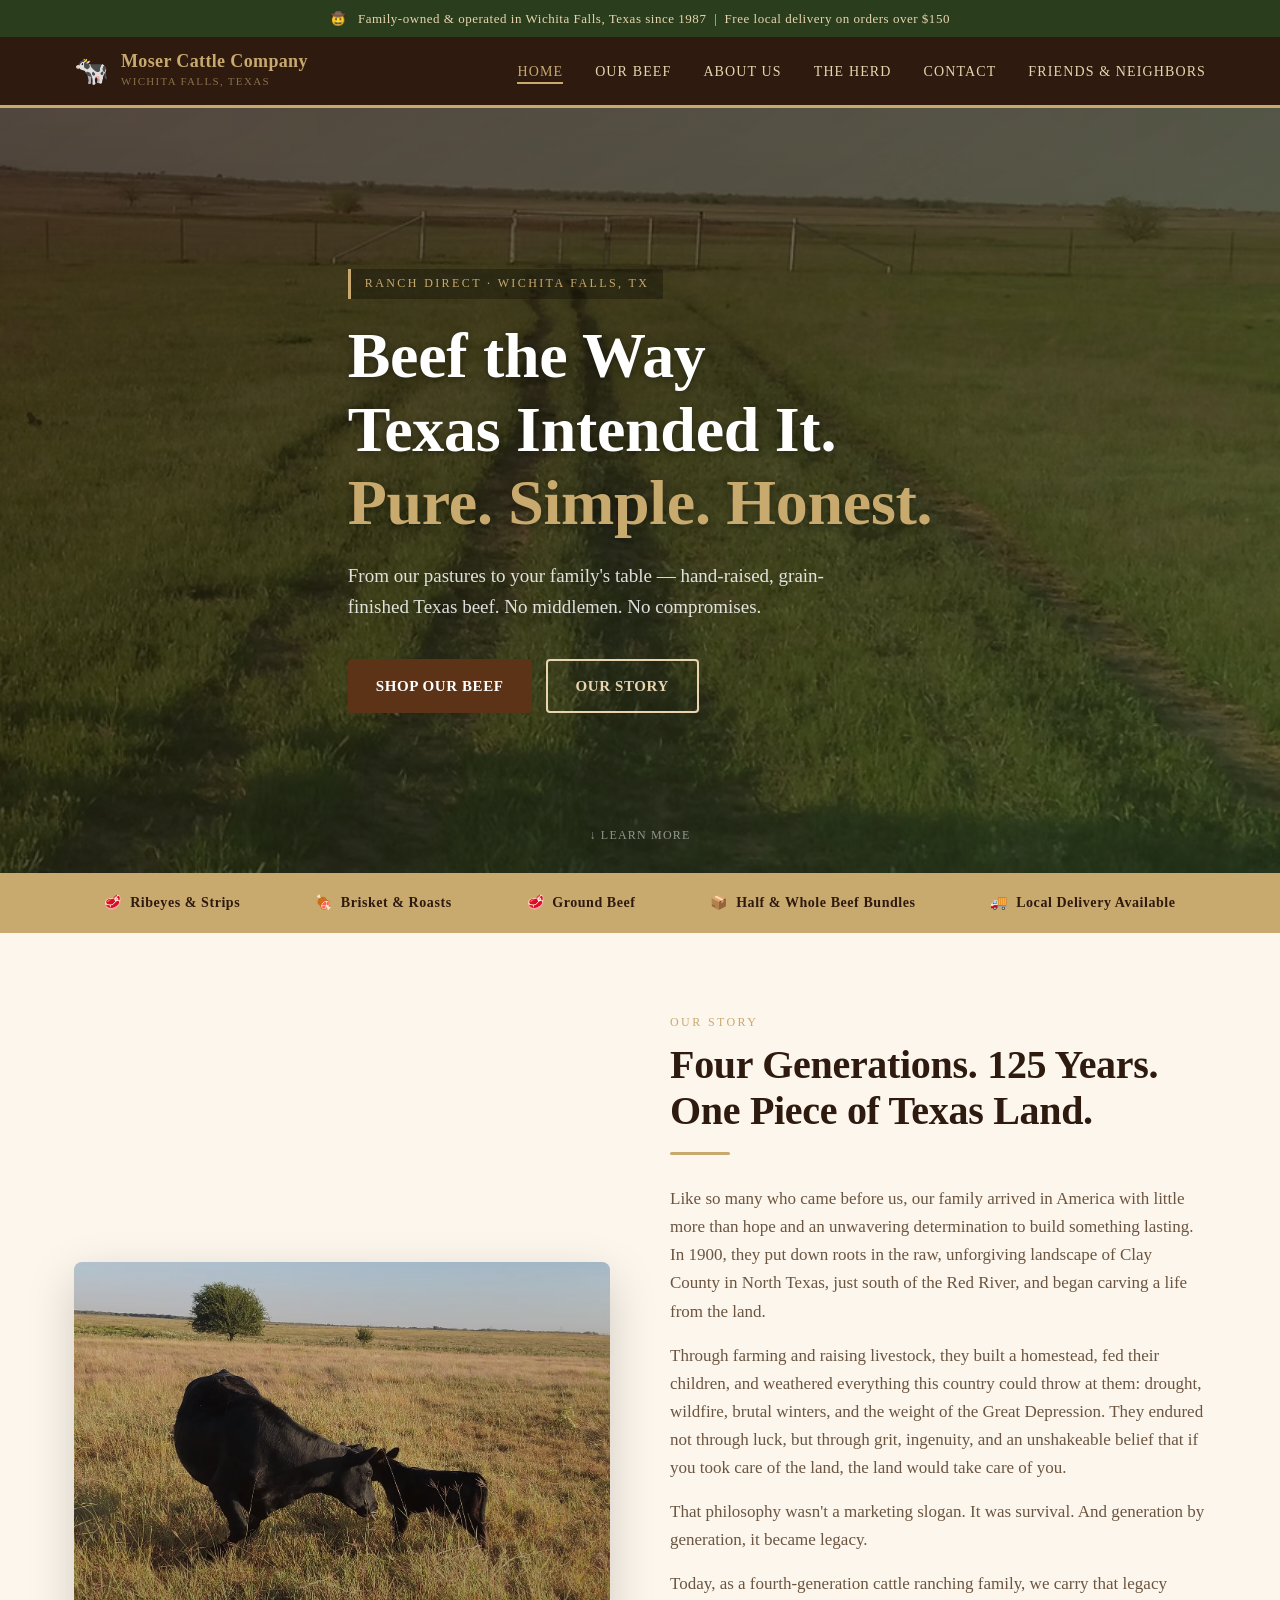
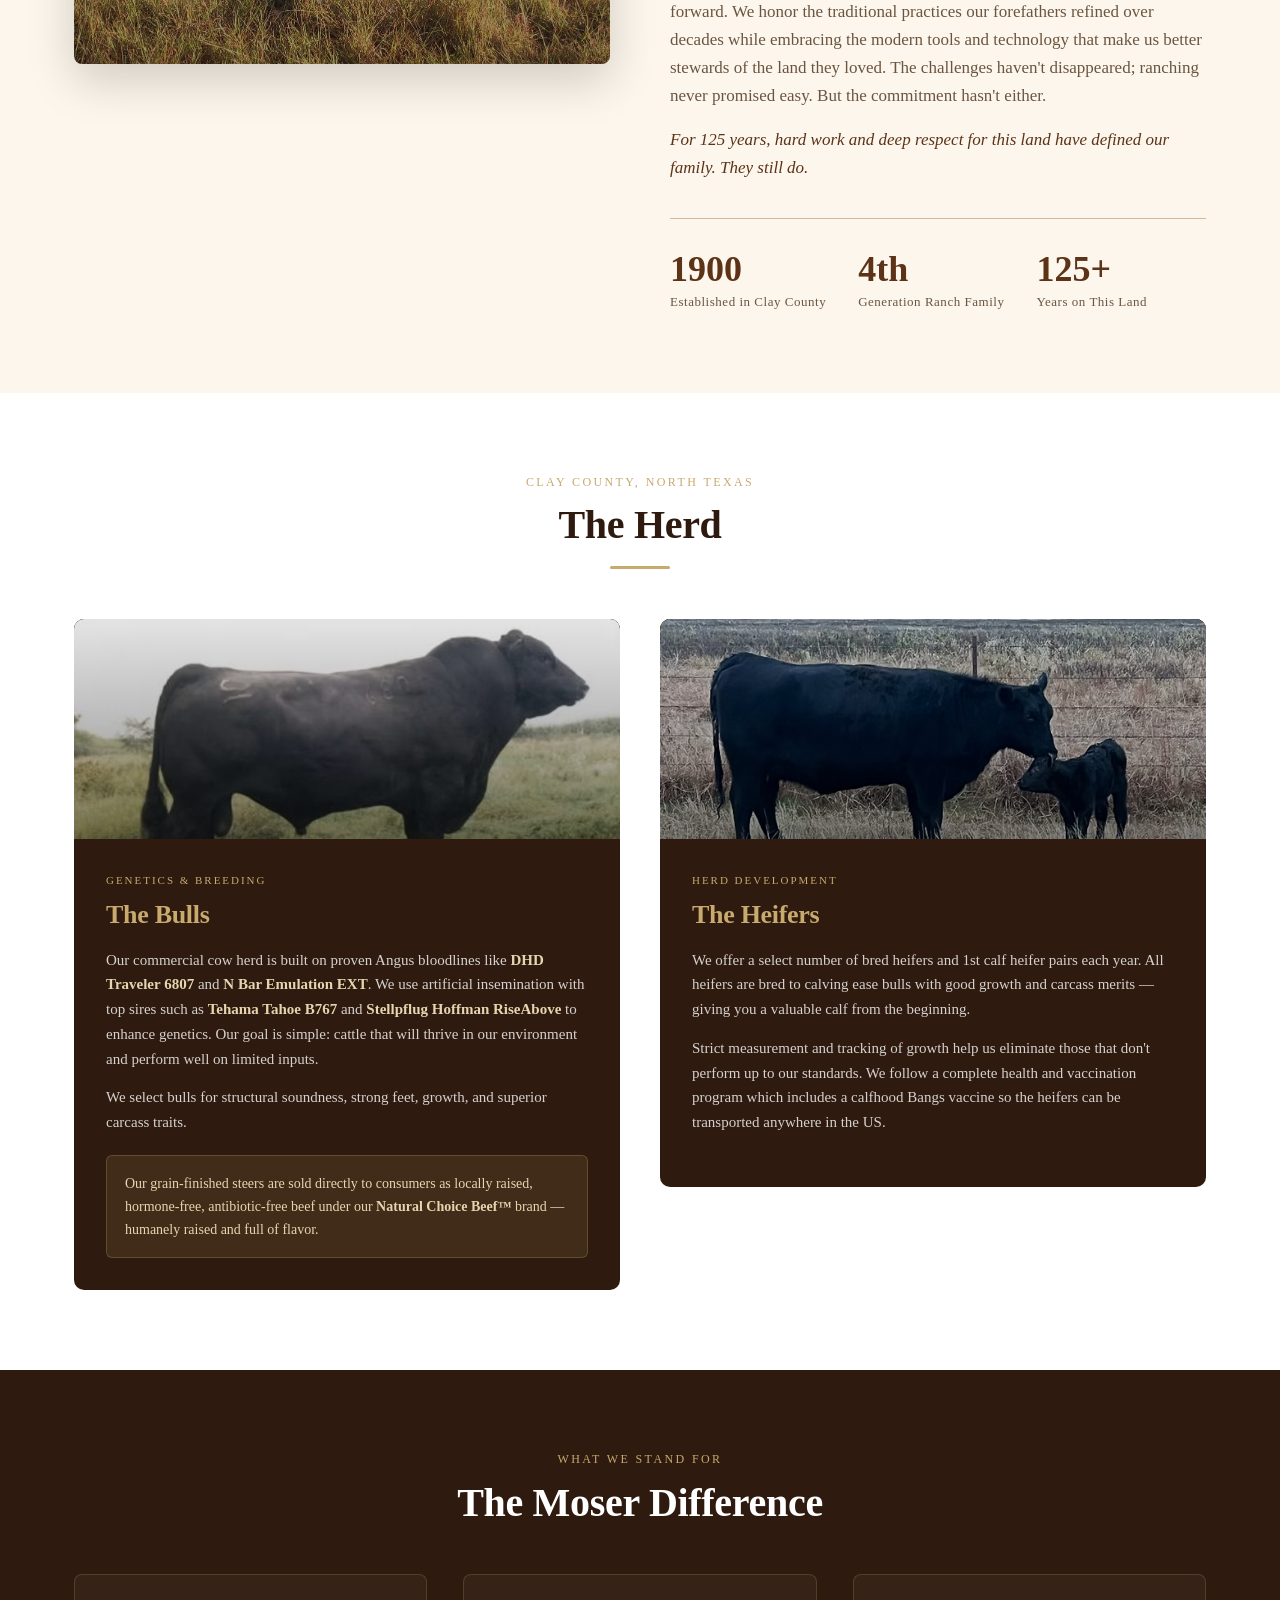
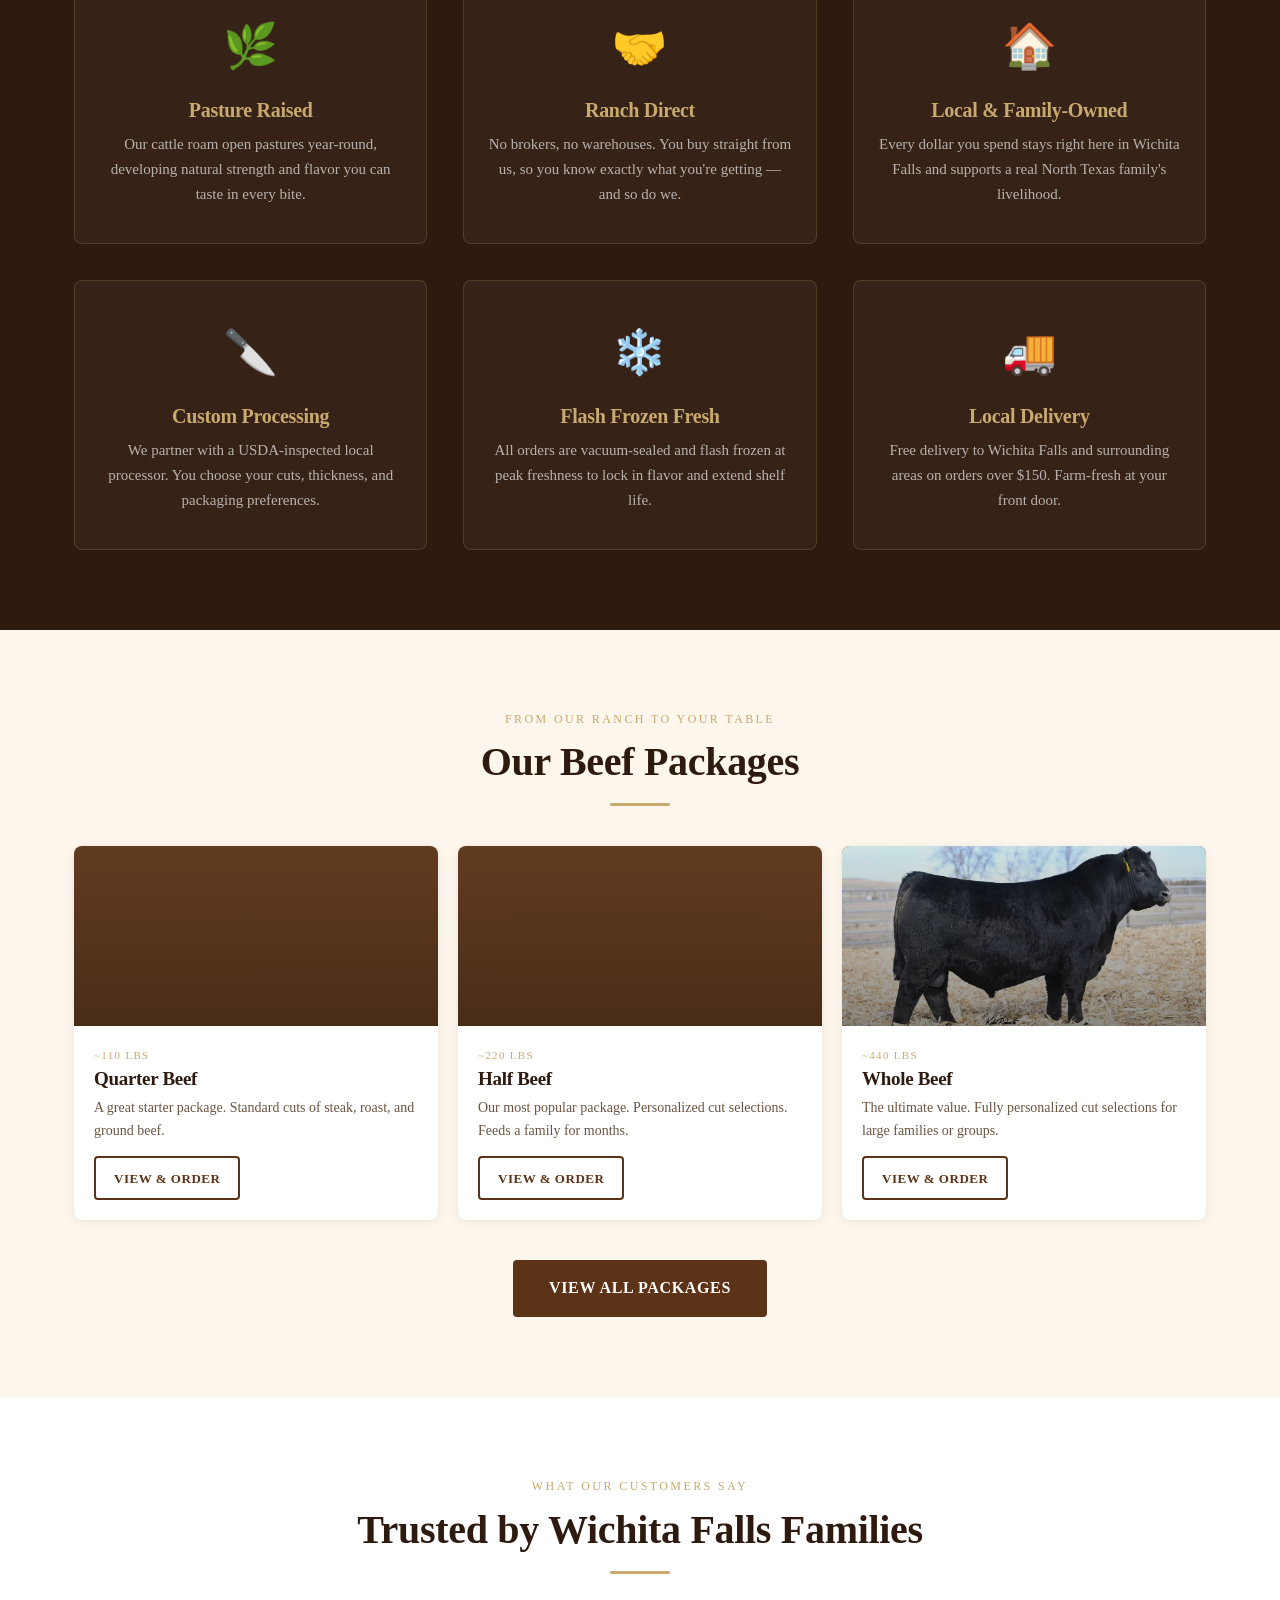
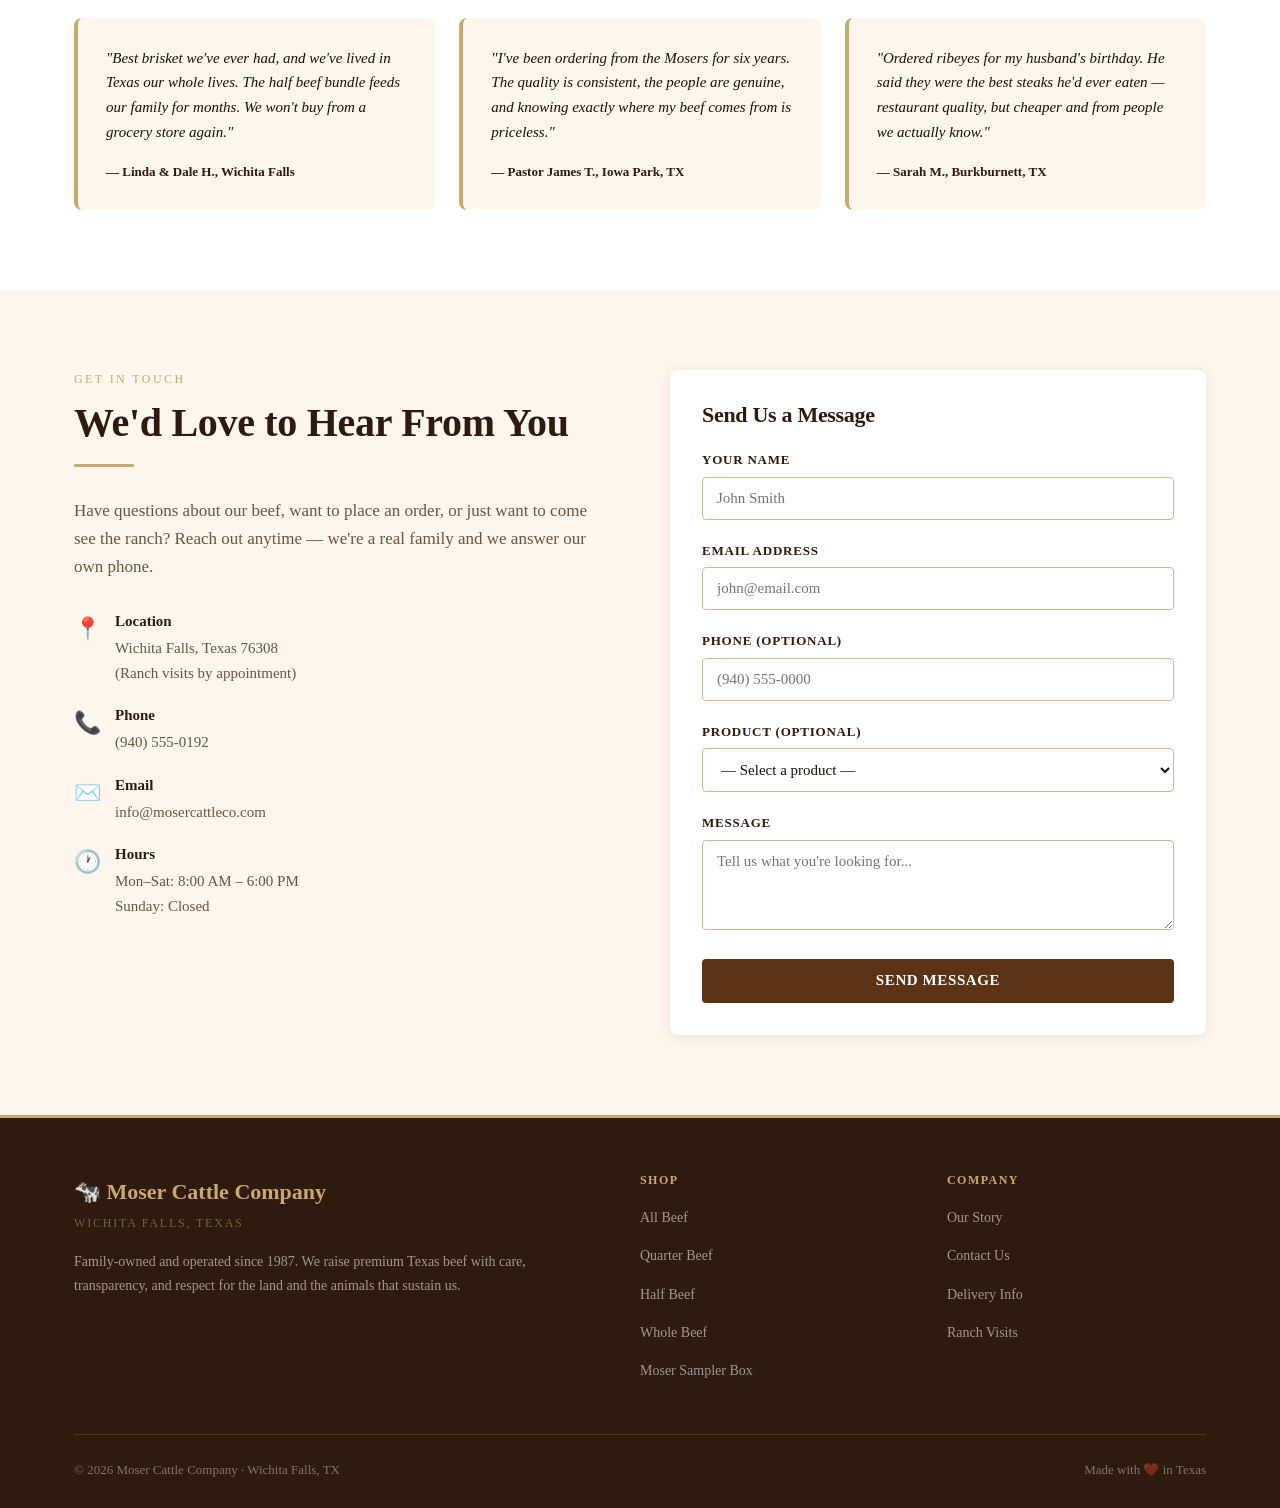
<file: index.html>
<!DOCTYPE html>
<html lang="en">
<head>
  <meta charset="UTF-8" />
  <meta name="viewport" content="width=device-width, initial-scale=1.0" />
  <meta name="description" content="Family-owned cattle ranch in Wichita Falls, TX. Ranch-direct, grain-finished Texas beef. No middlemen." />
  <title>Moser Cattle Company — Wichita Falls, TX</title>
  <link rel="dns-prefetch" href="https://images.unsplash.com" />
  <link rel="preconnect" href="https://images.unsplash.com" crossorigin />
  <link rel="preload" as="image" href="Images/home.avif" type="image/avif" />
  <link rel="stylesheet" href="style.css" />
</head>
<body>

<a class="skip-link" href="#main-content">Skip to main content</a>

<!-- TOP BAR -->
<div class="topbar" aria-hidden="true">
  🤠 &nbsp; Family-owned &amp; operated in Wichita Falls, Texas since 1987 &nbsp;|&nbsp; Free local delivery on orders over $150
</div>

<!-- NAV -->
<nav aria-label="Main navigation">
  <div class="container nav-inner">
    <a class="nav-brand" href="index.html" aria-label="Moser Cattle Company — Home">
      <span class="nav-brand-icon" aria-hidden="true">🐄</span>
      <span class="nav-brand-text">
        <span class="nav-brand-name">Moser Cattle Company</span>
        <span class="nav-brand-sub">Wichita Falls, Texas</span>
      </span>
    </a>
    <ul class="nav-links" id="nav-links-list">
      <li><a href="index.html" class="active" aria-current="page">Home</a></li>
      <li><a href="products.html">Our Beef</a></li>
      <li><a href="index.html#about">About Us</a></li>
      <li><a href="index.html#the-herd">The Herd</a></li>
      <li><a href="index.html#contact">Contact</a></li>
      <li><a href="friends.html">Friends &amp; Neighbors</a></li>
    </ul>
    <button class="nav-mobile-toggle" aria-expanded="false" aria-controls="nav-links-list" aria-label="Open navigation menu">☰</button>
  </div>
</nav>

<!-- HERO -->
<main id="main-content">
<section class="hero">
  <div class="container">
    <div class="hero-content">
      <span class="hero-eyebrow">Ranch Direct · Wichita Falls, TX</span>
      <h1>Beef the Way<br>Texas Intended It.<br><span>Pure. Simple. Honest.</span></h1>
      <p>From our pastures to your family's table — hand-raised, grain-finished Texas beef. No middlemen. No compromises.</p>
      <div class="hero-cta">
        <a href="products.html" class="btn btn-primary">Shop Our Beef</a>
        <a href="#about" class="btn btn-outline" style="color:#e8d5b0;border-color:#e8d5b0;">Our Story</a>
      </div>
    </div>
  </div>
  <div class="hero-scroll">↓ Learn more</div>
</section>

<!-- FEATURED CUTS STRIP -->
<div style="background:var(--tan);padding:18px 24px;">
  <div class="container" style="display:flex;justify-content:space-around;flex-wrap:wrap;gap:14px;text-align:center;">
    <div style="font-family:Georgia,serif;font-size:14px;color:var(--brown-dark);font-weight:700;letter-spacing:.04em;">🥩 &nbsp;Ribeyes &amp; Strips</div>
    <div style="font-family:Georgia,serif;font-size:14px;color:var(--brown-dark);font-weight:700;letter-spacing:.04em;">🍖 &nbsp;Brisket &amp; Roasts</div>
    <div style="font-family:Georgia,serif;font-size:14px;color:var(--brown-dark);font-weight:700;letter-spacing:.04em;">🥩 &nbsp;Ground Beef</div>
    <div style="font-family:Georgia,serif;font-size:14px;color:var(--brown-dark);font-weight:700;letter-spacing:.04em;">📦 &nbsp;Half &amp; Whole Beef Bundles</div>
    <div style="font-family:Georgia,serif;font-size:14px;color:var(--brown-dark);font-weight:700;letter-spacing:.04em;">🚚 &nbsp;Local Delivery Available</div>
  </div>
</div>

<!-- ABOUT -->
<section id="about">
  <div class="container">
    <div class="about-grid">
      <div class="about-img" role="img" aria-label="Cattle on the Moser ranch" style="background-image:linear-gradient(to bottom,rgba(30,14,4,.2),rgba(30,14,4,.4)),url('Images/hero.avif');"></div>
      <div class="about-text">
        <span class="section-label">Our Story</span>
        <h2 class="section-title">Four Generations. 125 Years. One Piece of Texas Land.</h2>
        <div class="divider"></div>
        <p style="margin-bottom:16px;">Like so many who came before us, our family arrived in America with little more than hope and an unwavering determination to build something lasting. In 1900, they put down roots in the raw, unforgiving landscape of Clay County in North Texas, just south of the Red River, and began carving a life from the land.</p>
        <p style="margin-bottom:16px;">Through farming and raising livestock, they built a homestead, fed their children, and weathered everything this country could throw at them: drought, wildfire, brutal winters, and the weight of the Great Depression. They endured not through luck, but through grit, ingenuity, and an unshakeable belief that if you took care of the land, the land would take care of you.</p>
        <p style="margin-bottom:16px;">That philosophy wasn't a marketing slogan. It was survival. And generation by generation, it became legacy.</p>
        <p style="margin-bottom:16px;">Today, as a fourth-generation cattle ranching family, we carry that legacy forward. We honor the traditional practices our forefathers refined over decades while embracing the modern tools and technology that make us better stewards of the land they loved. The challenges haven't disappeared; ranching never promised easy. But the commitment hasn't either.</p>
        <p style="font-style:italic;color:var(--brown);font-size:17px;font-family:'Palatino Linotype',Palatino,Georgia,serif;">For 125 years, hard work and deep respect for this land have defined our family. They still do.</p>
        <div class="about-stats">
          <div>
            <div class="stat-num">1900</div>
            <div class="stat-label">Established in Clay County</div>
          </div>
          <div>
            <div class="stat-num">4th</div>
            <div class="stat-label">Generation Ranch Family</div>
          </div>
          <div>
            <div class="stat-num">125+</div>
            <div class="stat-label">Years on This Land</div>
          </div>
        </div>
      </div>
    </div>
  </div>
</section>

<!-- THE HERD -->
<section id="the-herd" style="background:var(--white);">
  <div class="container">
    <div style="text-align:center;margin-bottom:50px;">
      <span class="section-label">Clay County, North Texas</span>
      <h2 class="section-title">The Herd</h2>
      <div class="divider" style="margin:18px auto 0;"></div>
    </div>

    <div class="herd-grid" style="display:grid;grid-template-columns:1fr 1fr;gap:40px;align-items:start;">

      <!-- THE BULLS -->
      <div style="background:var(--brown-dark);border-radius:10px;overflow:hidden;">
        <div class="lazy-bg" data-bg="Images/Bull.avif" data-bg-pos="center 20%" role="img" aria-label="Moser Cattle bull" style="height:220px;background:linear-gradient(rgba(0,0,0,.1),rgba(0,0,0,.45)) var(--brown-dark);background-size:cover;background-position:center 20%;"></div>
        <div style="padding:32px;">
          <span style="font-size:11px;letter-spacing:.18em;text-transform:uppercase;color:var(--tan);font-family:Georgia,serif;margin-bottom:10px;display:block;">Genetics &amp; Breeding</span>
          <h3 style="font-size:26px;color:var(--tan);font-family:'Palatino Linotype',Palatino,Georgia,serif;margin-bottom:18px;">The Bulls</h3>
          <p style="font-size:15px;color:rgba(255,255,255,.8);margin-bottom:14px;">Our commercial cow herd is built on proven Angus bloodlines like <strong style="color:var(--tan-light);">DHD Traveler 6807</strong> and <strong style="color:var(--tan-light);">N Bar Emulation EXT</strong>. We use artificial insemination with top sires such as <strong style="color:var(--tan-light);">Tehama Tahoe B767</strong> and <strong style="color:var(--tan-light);">Stellpflug Hoffman RiseAbove</strong> to enhance genetics. Our goal is simple: cattle that will thrive in our environment and perform well on limited inputs.</p>
          <p style="font-size:15px;color:rgba(255,255,255,.8);margin-bottom:20px;">We select bulls for structural soundness, strong feet, growth, and superior carcass traits.</p>
          <div style="background:rgba(200,169,110,.12);border:1px solid rgba(200,169,110,.25);border-radius:6px;padding:16px 18px;">
            <p style="font-size:14px;color:var(--tan-light);font-family:Georgia,serif;margin:0;">Our grain-finished steers are sold directly to consumers as locally raised, hormone-free, antibiotic-free beef under our <strong>Natural Choice Beef™</strong> brand — humanely raised and full of flavor.</p>
          </div>
        </div>
      </div>

      <!-- THE HEIFERS -->
      <div style="background:var(--brown-dark);border-radius:10px;overflow:hidden;">
        <div class="lazy-bg" data-bg="Images/Heifer.avif" role="img" aria-label="Moser Cattle heifer" style="height:220px;background:linear-gradient(rgba(0,0,0,.1),rgba(0,0,0,.45)) var(--brown-dark);background-size:cover;background-position:center;"></div>
        <div style="padding:32px;">
          <span style="font-size:11px;letter-spacing:.18em;text-transform:uppercase;color:var(--tan);font-family:Georgia,serif;margin-bottom:10px;display:block;">Herd Development</span>
          <h3 style="font-size:26px;color:var(--tan);font-family:'Palatino Linotype',Palatino,Georgia,serif;margin-bottom:18px;">The Heifers</h3>
          <p style="font-size:15px;color:rgba(255,255,255,.8);margin-bottom:14px;">We offer a select number of bred heifers and 1st calf heifer pairs each year. All heifers are bred to calving ease bulls with good growth and carcass merits — giving you a valuable calf from the beginning.</p>
          <p style="font-size:15px;color:rgba(255,255,255,.8);margin-bottom:20px;">Strict measurement and tracking of growth help us eliminate those that don't perform up to our standards. We follow a complete health and vaccination program which includes a calfhood Bangs vaccine so the heifers can be transported anywhere in the US.</p>
        </div>
      </div>

    </div>
  </div>
</section>

<!-- VALUES -->
<section class="values-section">
  <div class="container">
    <div style="text-align:center;margin-bottom:10px;">
      <span class="section-label" style="color:var(--tan);">What We Stand For</span>
      <h2 class="section-title" style="color:var(--white);">The Moser Difference</h2>
    </div>
    <div class="values-grid">
      <div class="value-card">
        <span class="value-icon">🌿</span>
        <h3>Pasture Raised</h3>
        <p>Our cattle roam open pastures year-round, developing natural strength and flavor you can taste in every bite.</p>
      </div>
      <div class="value-card">
        <span class="value-icon">🤝</span>
        <h3>Ranch Direct</h3>
        <p>No brokers, no warehouses. You buy straight from us, so you know exactly what you're getting — and so do we.</p>
      </div>
      <div class="value-card">
        <span class="value-icon">🏠</span>
        <h3>Local &amp; Family-Owned</h3>
        <p>Every dollar you spend stays right here in Wichita Falls and supports a real North Texas family's livelihood.</p>
      </div>
      <div class="value-card">
        <span class="value-icon">🔪</span>
        <h3>Custom Processing</h3>
        <p>We partner with a USDA-inspected local processor. You choose your cuts, thickness, and packaging preferences.</p>
      </div>
      <div class="value-card">
        <span class="value-icon">❄️</span>
        <h3>Flash Frozen Fresh</h3>
        <p>All orders are vacuum-sealed and flash frozen at peak freshness to lock in flavor and extend shelf life.</p>
      </div>
      <div class="value-card">
        <span class="value-icon">🚚</span>
        <h3>Local Delivery</h3>
        <p>Free delivery to Wichita Falls and surrounding areas on orders over $150. Farm-fresh at your front door.</p>
      </div>
    </div>
  </div>
</section>

<!-- FEATURED PRODUCTS PREVIEW -->
<section style="background:var(--cream);">
  <div class="container" style="text-align:center;">
    <span class="section-label">From Our Ranch to Your Table</span>
    <h2 class="section-title">Our Beef Packages</h2>
    <div class="divider" style="margin:18px auto 40px;"></div>

    <div style="display:grid;grid-template-columns:repeat(auto-fill,minmax(300px,1fr));gap:20px;text-align:left;margin-bottom:40px;">

      <div style="background:var(--white);border-radius:8px;overflow:hidden;box-shadow:0 2px 10px rgba(0,0,0,.08);">
        <div class="lazy-bg" data-bg="https://images.unsplash.com/photo-1500595046743-cd271d694d30?w=600&q=80" role="img" aria-label="Quarter beef package" style="height:180px;background:linear-gradient(rgba(0,0,0,.2),rgba(0,0,0,.4)) var(--brown-mid);background-size:cover;background-position:center;"></div>
        <div style="padding:20px;">
          <p style="font-size:11px;letter-spacing:.12em;text-transform:uppercase;color:var(--tan);font-family:Georgia,serif;margin-bottom:4px;">~110 lbs</p>
          <h3 style="font-size:19px;color:var(--brown-dark);margin-bottom:6px;">Quarter Beef</h3>
          <p style="font-size:14px;">A great starter package. Standard cuts of steak, roast, and ground beef.</p>
          <a href="products.html" class="btn btn-outline btn-sm" style="margin-top:14px;">View &amp; Order</a>
        </div>
      </div>

      <div style="background:var(--white);border-radius:8px;overflow:hidden;box-shadow:0 2px 10px rgba(0,0,0,.08);">
        <div class="lazy-bg" data-bg="https://images.unsplash.com/photo-1558030006-450675393462?w=600&q=80" role="img" aria-label="Half beef package" style="height:180px;background:linear-gradient(rgba(0,0,0,.2),rgba(0,0,0,.4)) var(--brown-mid);background-size:cover;background-position:center;"></div>
        <div style="padding:20px;">
          <p style="font-size:11px;letter-spacing:.12em;text-transform:uppercase;color:var(--tan);font-family:Georgia,serif;margin-bottom:4px;">~220 lbs</p>
          <h3 style="font-size:19px;color:var(--brown-dark);margin-bottom:6px;">Half Beef</h3>
          <p style="font-size:14px;">Our most popular package. Personalized cut selections. Feeds a family for months.</p>
          <a href="products.html" class="btn btn-outline btn-sm" style="margin-top:14px;">View &amp; Order</a>
        </div>
      </div>

      <div style="background:var(--white);border-radius:8px;overflow:hidden;box-shadow:0 2px 10px rgba(0,0,0,.08);">
        <div class="lazy-bg" data-bg="Images/bull2.avif" role="img" aria-label="Whole beef package" style="height:180px;background:linear-gradient(rgba(0,0,0,.2),rgba(0,0,0,.4)) var(--brown-mid);background-size:cover;background-position:center;"></div>
        <div style="padding:20px;">
          <p style="font-size:11px;letter-spacing:.12em;text-transform:uppercase;color:var(--tan);font-family:Georgia,serif;margin-bottom:4px;">~440 lbs</p>
          <h3 style="font-size:19px;color:var(--brown-dark);margin-bottom:6px;">Whole Beef</h3>
          <p style="font-size:14px;">The ultimate value. Fully personalized cut selections for large families or groups.</p>
          <a href="products.html" class="btn btn-outline btn-sm" style="margin-top:14px;">View &amp; Order</a>
        </div>
      </div>

    </div>

    <a href="products.html" class="btn btn-primary" style="font-size:16px;padding:15px 36px;">View All Packages</a>
  </div>
</section>

<!-- TESTIMONIALS -->
<section style="background:var(--white);">
  <div class="container" style="text-align:center;">
    <span class="section-label">What Our Customers Say</span>
    <h2 class="section-title">Trusted by Wichita Falls Families</h2>
    <div class="divider" style="margin:18px auto 44px;"></div>

    <div style="display:grid;grid-template-columns:repeat(auto-fill,minmax(280px,1fr));gap:24px;text-align:left;">

      <div style="background:var(--cream);border-radius:8px;padding:28px;border-left:4px solid var(--tan);">
        <p style="font-size:15px;color:var(--text);margin-bottom:16px;font-style:italic;">"Best brisket we've ever had, and we've lived in Texas our whole lives. The half beef bundle feeds our family for months. We won't buy from a grocery store again."</p>
        <p style="font-size:13px;font-weight:700;color:var(--brown-dark);font-family:Georgia,serif;margin:0;">— Linda &amp; Dale H., Wichita Falls</p>
      </div>

      <div style="background:var(--cream);border-radius:8px;padding:28px;border-left:4px solid var(--tan);">
        <p style="font-size:15px;color:var(--text);margin-bottom:16px;font-style:italic;">"I've been ordering from the Mosers for six years. The quality is consistent, the people are genuine, and knowing exactly where my beef comes from is priceless."</p>
        <p style="font-size:13px;font-weight:700;color:var(--brown-dark);font-family:Georgia,serif;margin:0;">— Pastor James T., Iowa Park, TX</p>
      </div>

      <div style="background:var(--cream);border-radius:8px;padding:28px;border-left:4px solid var(--tan);">
        <p style="font-size:15px;color:var(--text);margin-bottom:16px;font-style:italic;">"Ordered ribeyes for my husband's birthday. He said they were the best steaks he'd ever eaten — restaurant quality, but cheaper and from people we actually know."</p>
        <p style="font-size:13px;font-weight:700;color:var(--brown-dark);font-family:Georgia,serif;margin:0;">— Sarah M., Burkburnett, TX</p>
      </div>

    </div>
  </div>
</section>

<!-- CONTACT -->
<section id="contact" style="background:var(--cream);">
  <div class="container">
    <div class="contact-grid">
      <div class="contact-info">
        <span class="section-label">Get In Touch</span>
        <h2 class="section-title">We'd Love to Hear From You</h2>
        <div class="divider"></div>
        <p style="margin-bottom:28px;">Have questions about our beef, want to place an order, or just want to come see the ranch? Reach out anytime — we're a real family and we answer our own phone.</p>

        <div class="contact-detail">
          <span class="contact-detail-icon">📍</span>
          <div class="contact-detail-text">
            <strong>Location</strong>
            Wichita Falls, Texas 76308<br>
            (Ranch visits by appointment)
          </div>
        </div>
        <div class="contact-detail">
          <span class="contact-detail-icon">📞</span>
          <div class="contact-detail-text">
            <strong>Phone</strong>
            (940) 555-0192
          </div>
        </div>
        <div class="contact-detail">
          <span class="contact-detail-icon">✉️</span>
          <div class="contact-detail-text">
            <strong>Email</strong>
            info@mosercattleco.com
          </div>
        </div>
        <div class="contact-detail">
          <span class="contact-detail-icon">🕐</span>
          <div class="contact-detail-text">
            <strong>Hours</strong>
            Mon–Sat: 8:00 AM – 6:00 PM<br>
            Sunday: Closed
          </div>
        </div>
      </div>

      <div>
        <form onsubmit="handleContact(event)" style="background:var(--white);border-radius:8px;padding:32px;box-shadow:0 2px 14px rgba(0,0,0,.08);">
          <h3 style="font-size:22px;color:var(--brown-dark);margin-bottom:22px;">Send Us a Message</h3>
          <div class="form-group">
            <label for="c-name">Your Name</label>
            <input type="text" id="c-name" placeholder="John Smith" autocomplete="name" required />
          </div>
          <div class="form-group">
            <label for="c-email">Email Address</label>
            <input type="email" id="c-email" placeholder="john@email.com" autocomplete="email" required />
          </div>
          <div class="form-group">
            <label for="c-phone">Phone (optional)</label>
            <input type="tel" id="c-phone" placeholder="(940) 555-0000" autocomplete="tel" />
          </div>
          <div class="form-group">
            <label for="c-product">Product (optional)</label>
            <select id="c-product">
              <option value="">— Select a product —</option>
              <option value="Quarter Beef">Quarter Beef (~110 lbs)</option>
              <option value="Half Beef">Half Beef (~220 lbs)</option>
              <option value="Whole Beef">Whole Beef (~440 lbs)</option>
              <option value="Moser Sampler Box">Moser Sampler Box (~10 lbs)</option>
              <option value="Custom">Custom</option>
            </select>
          </div>
          <div class="form-group">
            <label for="c-msg">Message</label>
            <textarea id="c-msg" placeholder="Tell us what you're looking for..." required></textarea>
          </div>
          <button type="submit" class="btn btn-primary" style="width:100%;">Send Message</button>
          <div id="contact-success" style="display:none;margin-top:14px;text-align:center;color:var(--green);font-family:Georgia,serif;font-size:15px;">
            ✅ Message sent! We'll be in touch soon.
          </div>
        </form>
      </div>
    </div>
  </div>
</section>

</main>

<!-- FOOTER -->
<footer>
  <div class="container">
    <div class="footer-grid">
      <div>
        <div class="footer-brand-name">🐄 Moser Cattle Company</div>
        <div class="footer-brand-sub">Wichita Falls, Texas</div>
        <p class="footer-brand-desc">Family-owned and operated since 1987. We raise premium Texas beef with care, transparency, and respect for the land and the animals that sustain us.</p>
      </div>
      <div class="footer-col">
        <h5>Shop</h5>
        <ul>
          <li><a href="products.html">All Beef</a></li>
          <li><a href="products.html">Quarter Beef</a></li>
          <li><a href="products.html">Half Beef</a></li>
          <li><a href="products.html">Whole Beef</a></li>
          <li><a href="products.html">Moser Sampler Box</a></li>
        </ul>
      </div>
      <div class="footer-col">
        <h5>Company</h5>
        <ul>
          <li><a href="index.html#about">Our Story</a></li>
          <li><a href="index.html#contact">Contact Us</a></li>
          <li><a href="index.html#contact">Delivery Info</a></li>
          <li><a href="index.html#contact">Ranch Visits</a></li>
        </ul>
      </div>
    </div>
    <div class="footer-bottom">
      <span>© 2026 Moser Cattle Company · Wichita Falls, TX</span>
      <span>Made with ❤️ in Texas</span>
    </div>
  </div>
</footer>

<script>
  function handleContact(e) {
    e.preventDefault();
    document.getElementById('contact-success').style.display = 'block';
    e.target.reset();
  }

  // ── MOBILE NAV TOGGLE ──
  const toggle = document.querySelector('.nav-mobile-toggle');
  const navList = document.getElementById('nav-links-list');
  toggle.addEventListener('click', () => {
    const open = navList.classList.toggle('open');
    toggle.setAttribute('aria-expanded', open);
    toggle.setAttribute('aria-label', open ? 'Close navigation menu' : 'Open navigation menu');
    toggle.textContent = open ? '✕' : '☰';
  });
  // Close on outside click
  document.addEventListener('click', e => {
    if (!e.target.closest('nav')) {
      navList.classList.remove('open');
      toggle.setAttribute('aria-expanded', 'false');
      toggle.setAttribute('aria-label', 'Open navigation menu');
      toggle.textContent = '☰';
    }
  });

  // ── LAZY BACKGROUND IMAGES ──
  const lazyBgs = document.querySelectorAll('.lazy-bg[data-bg]');
  if ('IntersectionObserver' in window) {
    const obs = new IntersectionObserver((entries, observer) => {
      entries.forEach(entry => {
        if (!entry.isIntersecting) return;
        const el = entry.target;
        const url = el.dataset.bg;
        const pos = el.dataset.bgPos || 'center';
        const img = new Image();
        img.onload = () => {
          el.style.backgroundImage = `linear-gradient(rgba(0,0,0,.1),rgba(0,0,0,.45)),url('${url}')`;
          el.style.backgroundPosition = pos;
          el.classList.add('loaded');
        };
        img.src = url;
        observer.unobserve(el);
      });
    }, { rootMargin: '200px' });
    lazyBgs.forEach(el => obs.observe(el));
  } else {
    // Fallback: load immediately
    lazyBgs.forEach(el => {
      const url = el.dataset.bg;
      const pos = el.dataset.bgPos || 'center';
      el.style.backgroundImage = `linear-gradient(rgba(0,0,0,.1),rgba(0,0,0,.45)),url('${url}')`;
      el.style.backgroundPosition = pos;
    });
  }
</script>
</body>
</html>
</file>
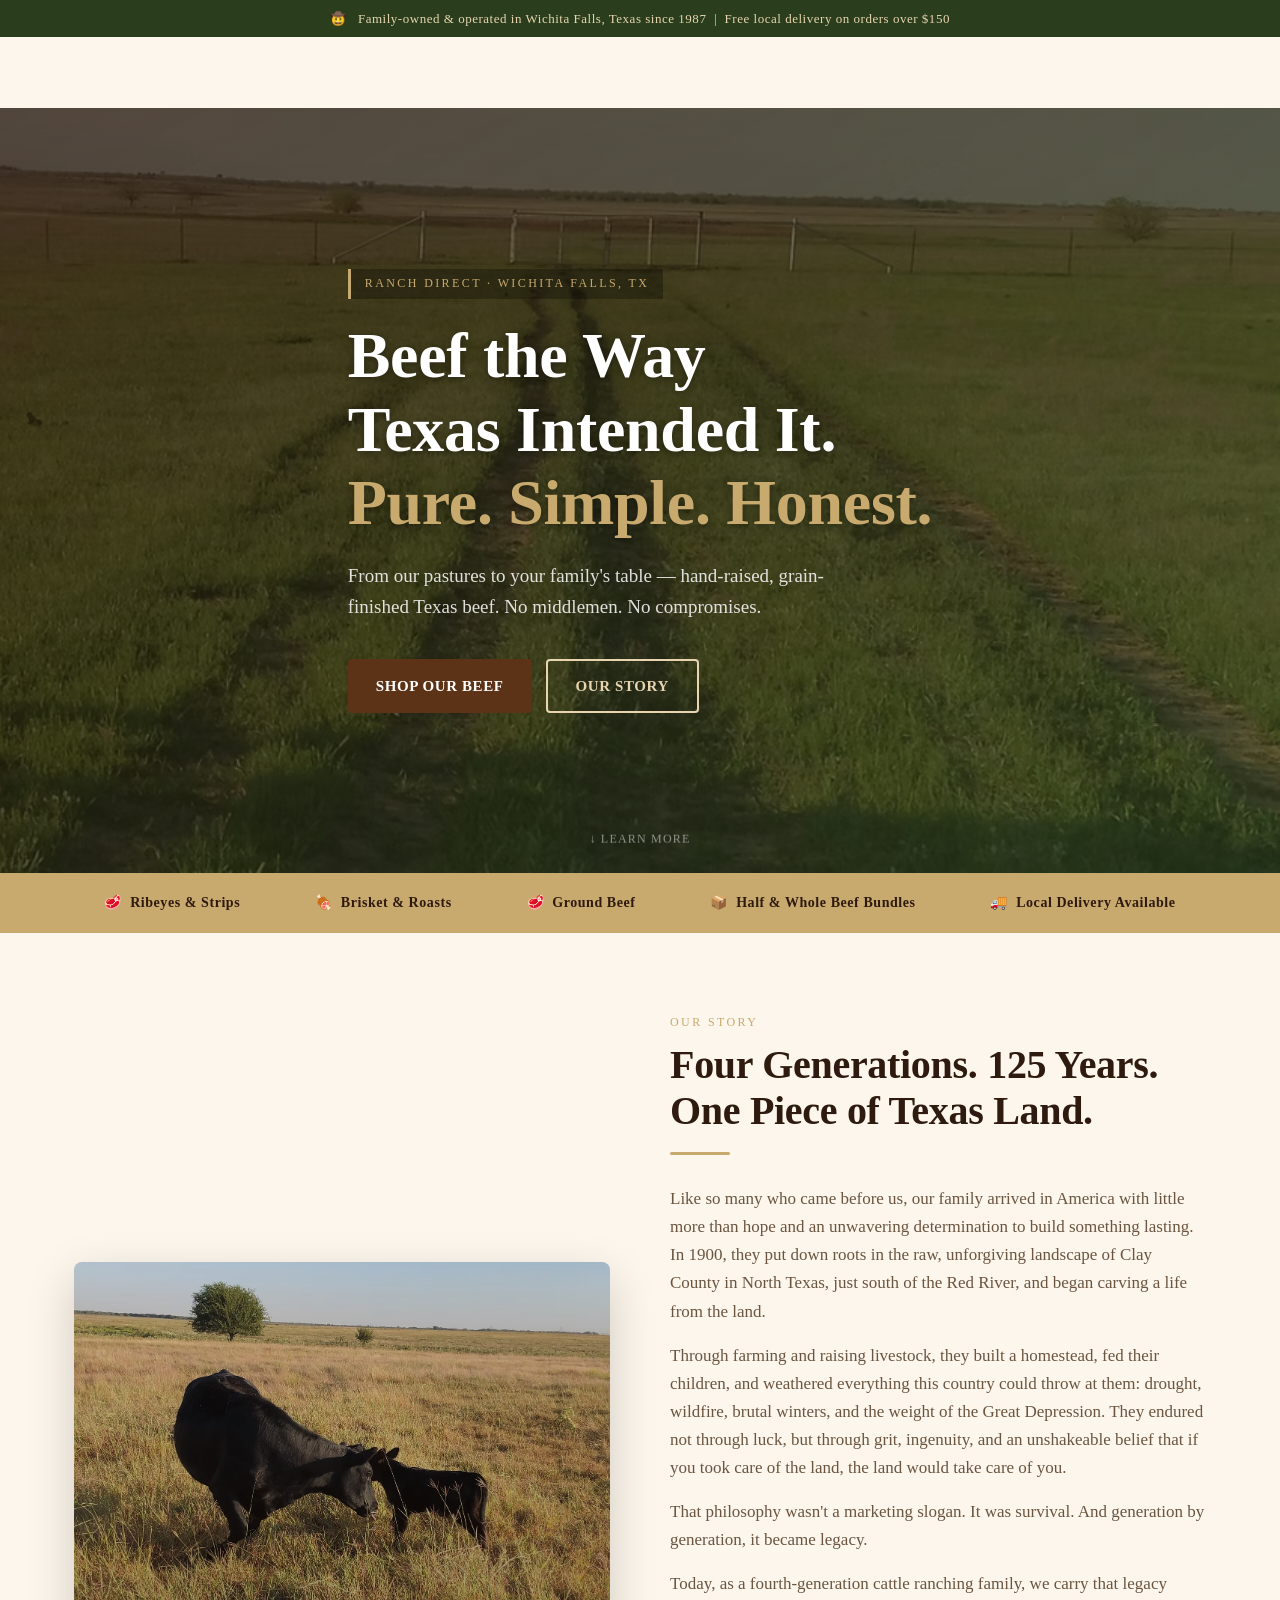
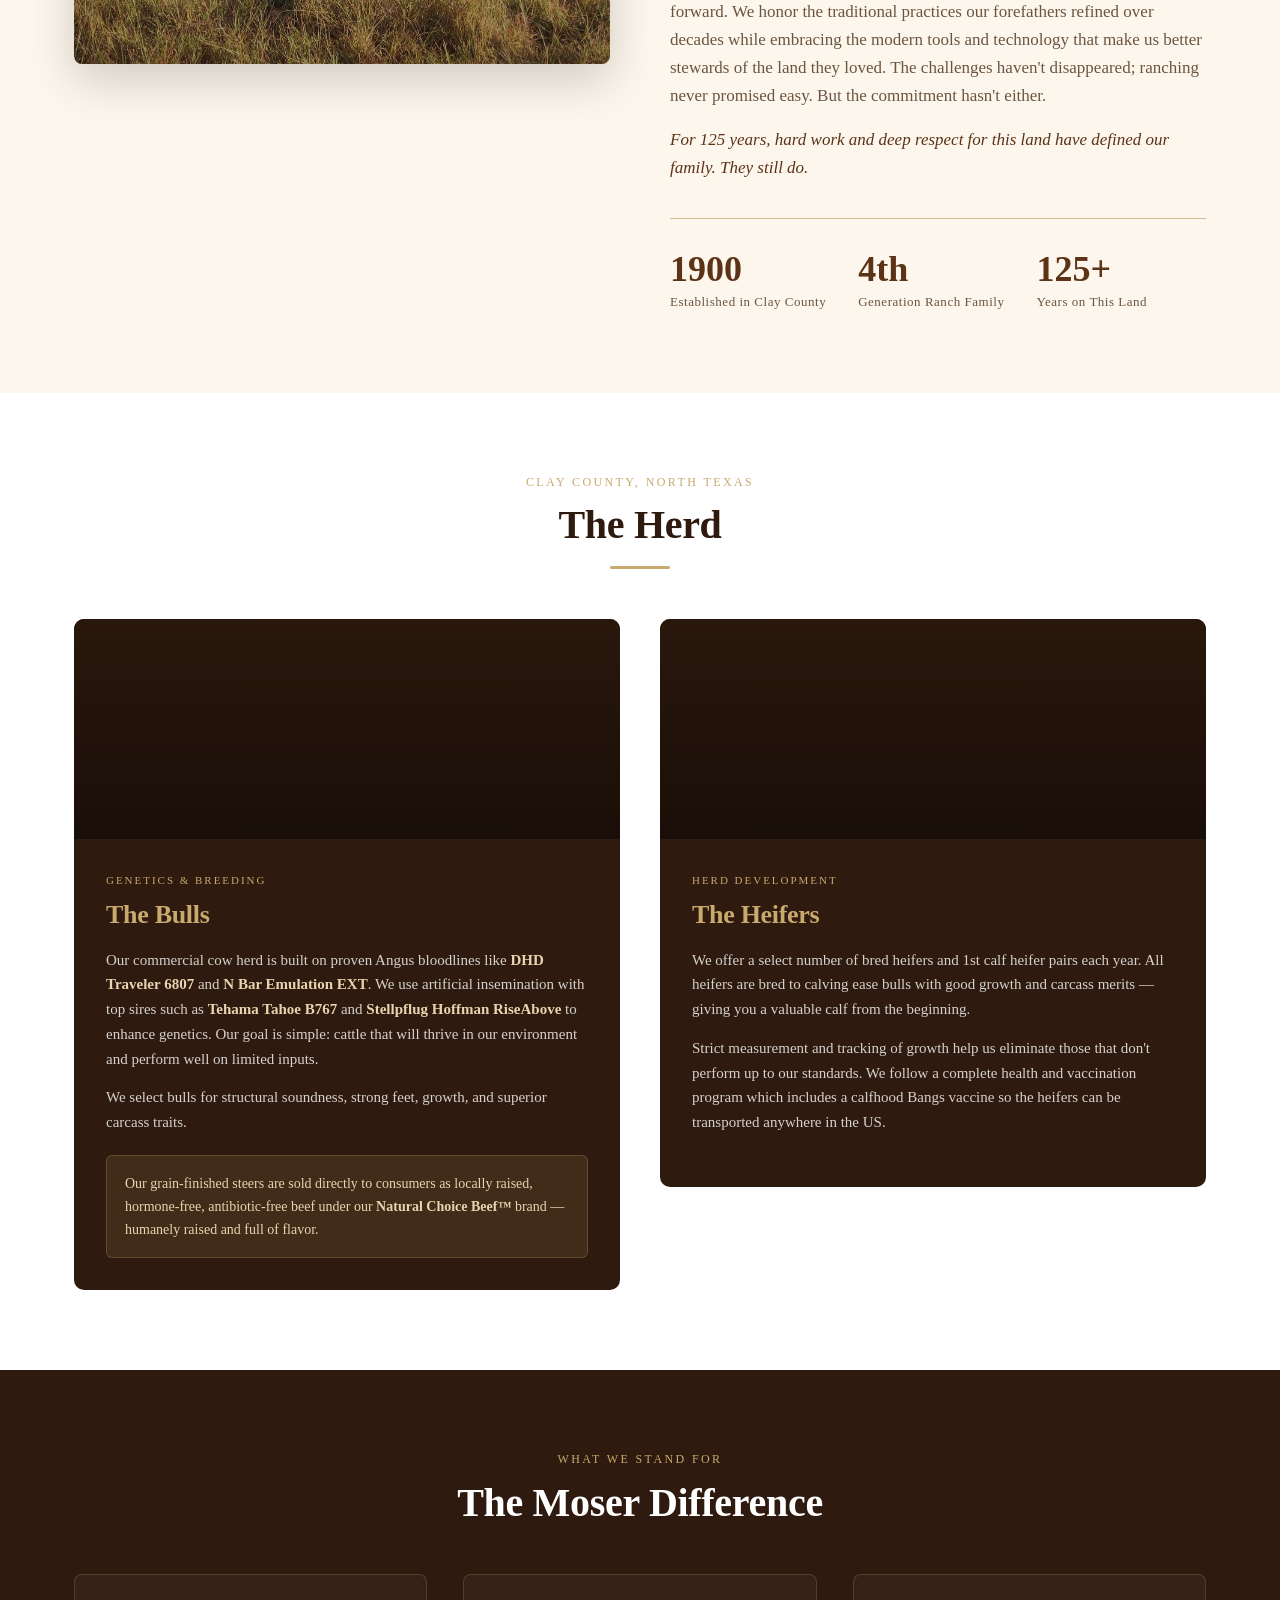
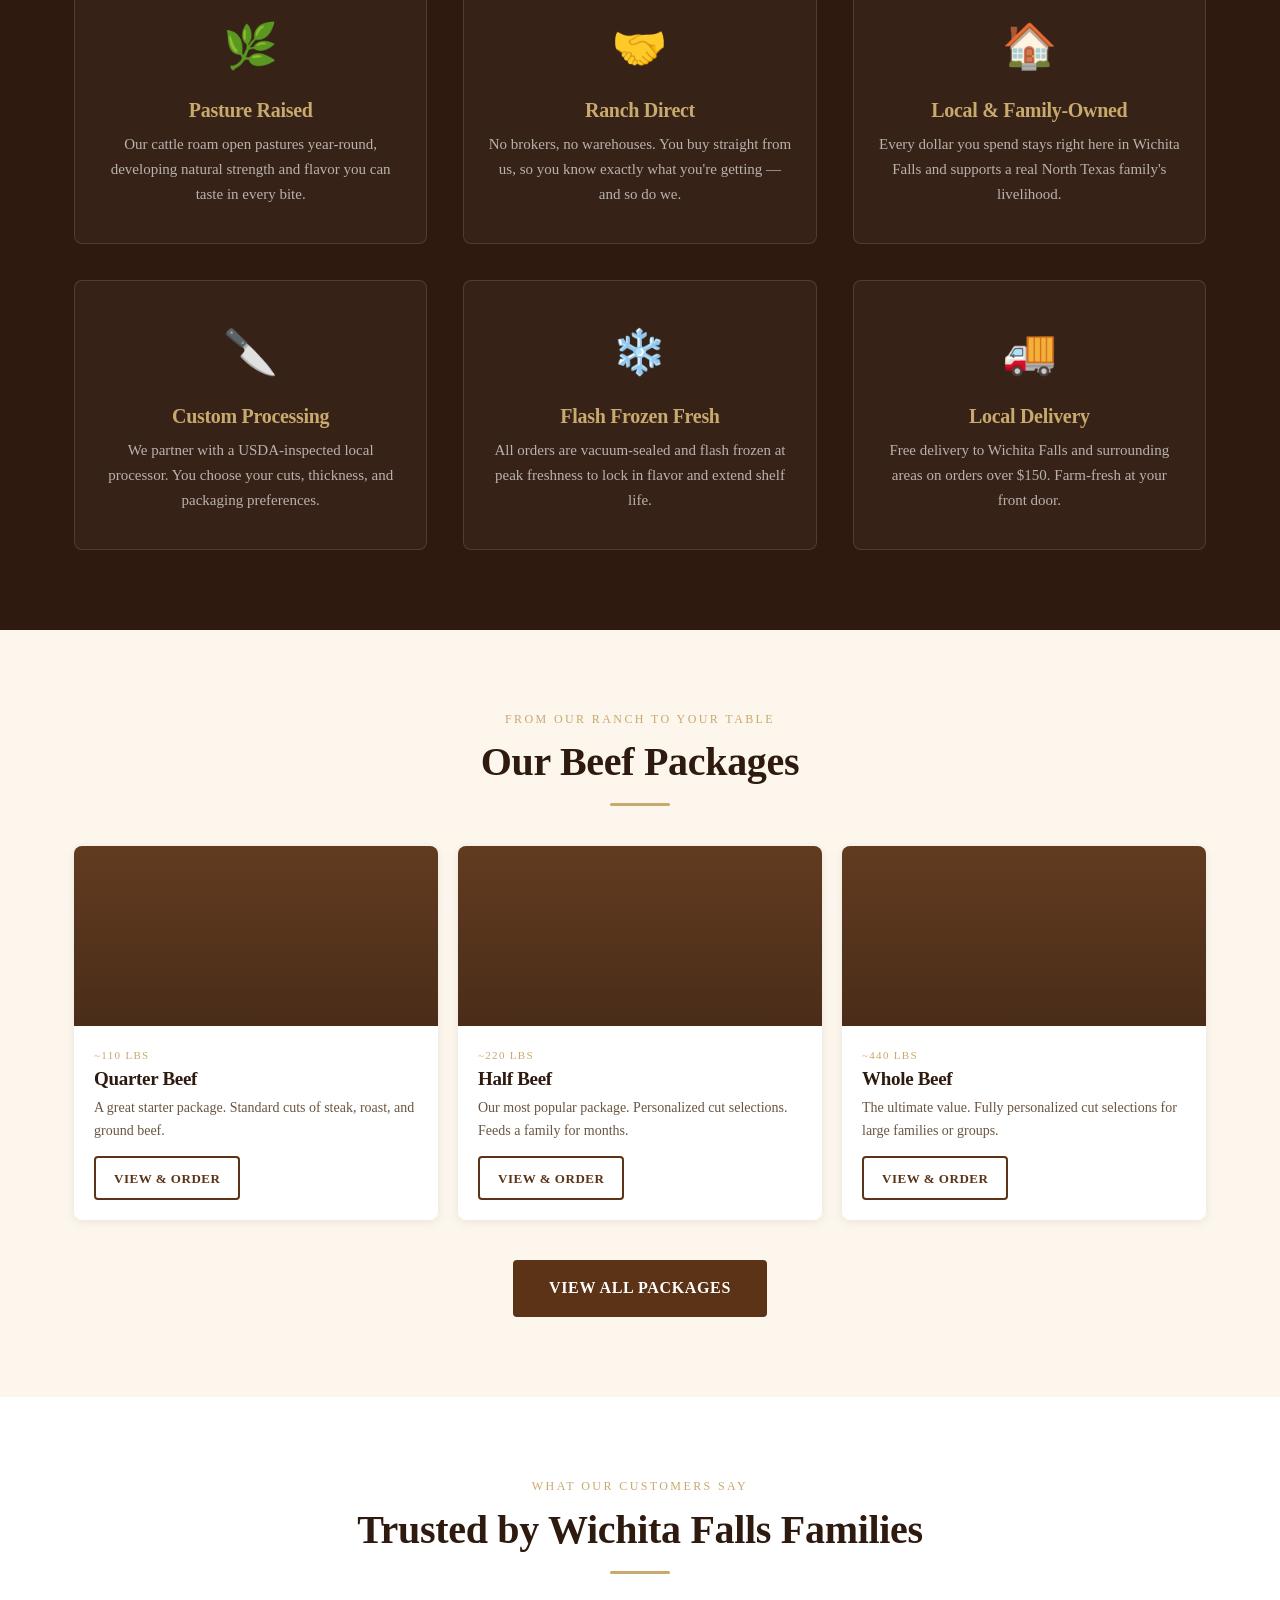
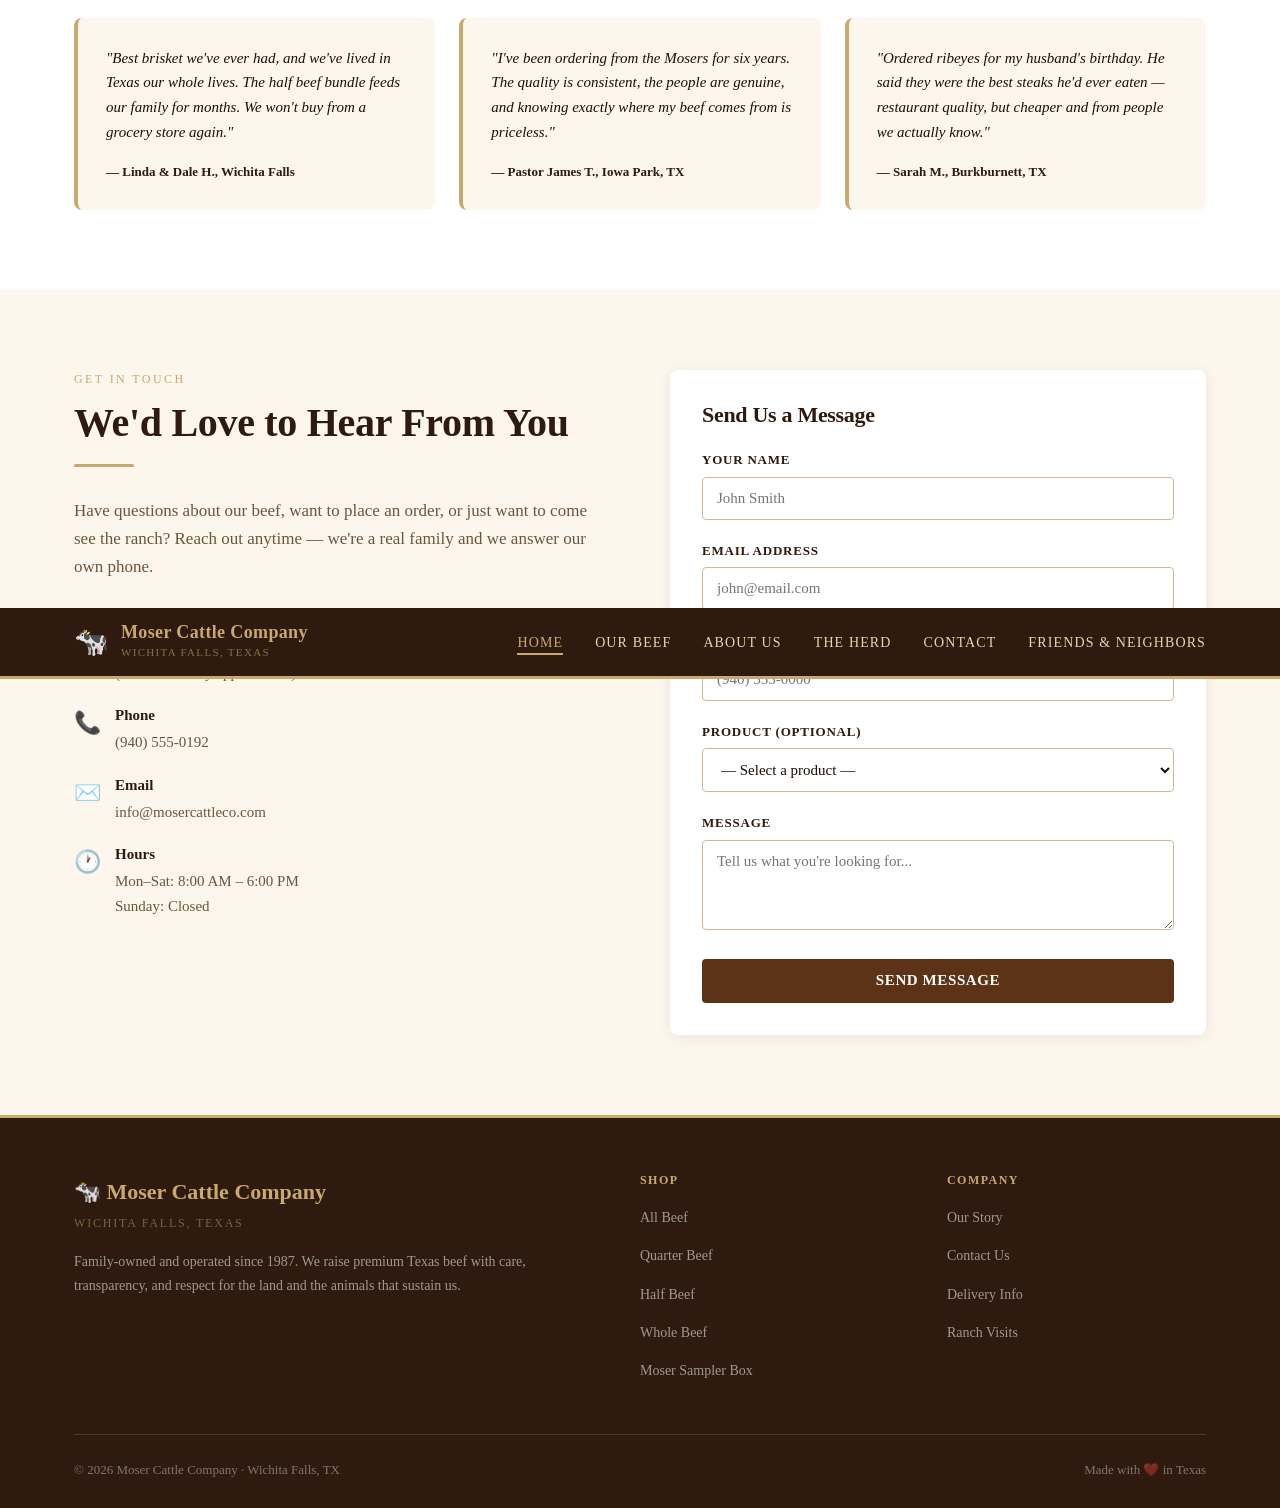
<file: checkout.html>
<!DOCTYPE html>
<html lang="en">
<head>
  <meta charset="UTF-8" />
  <meta http-equiv="refresh" content="0; url=index.html#contact" />
  <title>Moser Cattle Company</title>
</head>
<body>
  <p>Redirecting... <a href="index.html#contact">Click here if not redirected.</a></p>
</body>
</html>
</file>
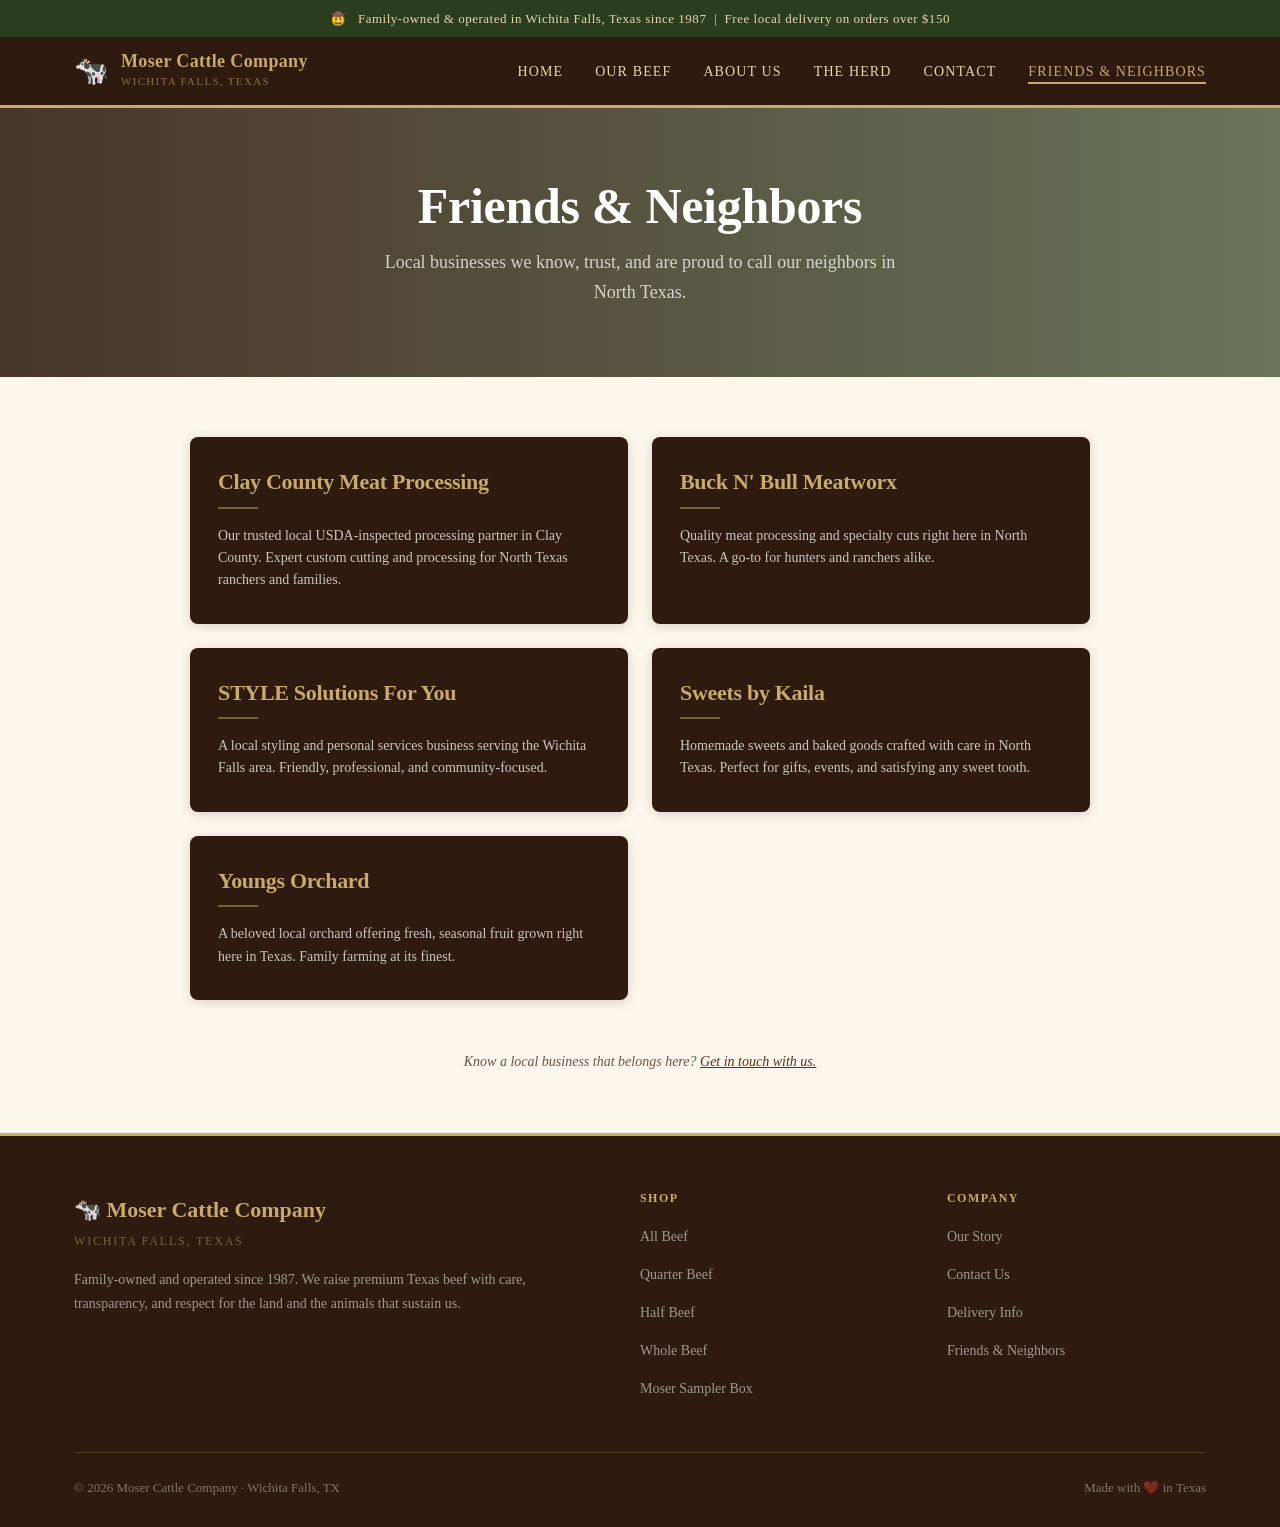
<file: friends.html>
<!DOCTYPE html>
<html lang="en">
<head>
  <meta charset="UTF-8" />
  <meta name="viewport" content="width=device-width, initial-scale=1.0" />
  <meta name="description" content="Friends and neighbors of Moser Cattle Company — local businesses we know and trust in North Texas." />
  <title>Friends &amp; Neighbors — Moser Cattle Company</title>
  <link rel="stylesheet" href="style.css" />
</head>
<body>

<a class="skip-link" href="#main-content">Skip to main content</a>

<!-- TOP BAR -->
<div class="topbar" aria-hidden="true">
  🤠 &nbsp; Family-owned &amp; operated in Wichita Falls, Texas since 1987 &nbsp;|&nbsp; Free local delivery on orders over $150
</div>

<!-- NAV -->
<nav aria-label="Main navigation">
  <div class="container nav-inner">
    <a class="nav-brand" href="index.html" aria-label="Moser Cattle Company — Home">
      <span class="nav-brand-icon" aria-hidden="true">🐄</span>
      <span class="nav-brand-text">
        <span class="nav-brand-name">Moser Cattle Company</span>
        <span class="nav-brand-sub">Wichita Falls, Texas</span>
      </span>
    </a>
    <ul class="nav-links" id="nav-links-list">
      <li><a href="index.html">Home</a></li>
      <li><a href="products.html">Our Beef</a></li>
      <li><a href="index.html#about">About Us</a></li>
      <li><a href="index.html#the-herd">The Herd</a></li>
      <li><a href="index.html#contact">Contact</a></li>
      <li><a href="friends.html" class="active" aria-current="page">Friends &amp; Neighbors</a></li>
    </ul>
    <button class="nav-mobile-toggle" aria-expanded="false" aria-controls="nav-links-list" aria-label="Open navigation menu">☰</button>
  </div>
</nav>

<main id="main-content">

<!-- PAGE HERO -->
<div class="page-hero">
  <h1>Friends &amp; Neighbors</h1>
  <p>Local businesses we know, trust, and are proud to call our neighbors in North Texas.</p>
</div>

<!-- BUSINESSES -->
<section style="background:var(--cream);padding:60px 0;">
  <div class="container">

    <div style="display:grid;grid-template-columns:repeat(auto-fill,minmax(300px,1fr));gap:24px;max-width:900px;margin:0 auto;">

      <!-- Clay County Meat Processing -->
      <div style="background:var(--brown-dark);border-radius:8px;padding:32px 28px;box-shadow:0 2px 12px rgba(0,0,0,.15);">
        <h3 style="font-family:'Palatino Linotype',Palatino,Georgia,serif;font-size:22px;color:var(--tan);margin-bottom:12px;">Clay County Meat Processing</h3>
        <div style="width:40px;height:2px;background:var(--tan);margin-bottom:16px;opacity:.5;"></div>
        <p style="font-size:14px;color:rgba(255,255,255,.75);line-height:1.6;">Our trusted local USDA-inspected processing partner in Clay County. Expert custom cutting and processing for North Texas ranchers and families.</p>
      </div>

      <!-- Buck N' Bull Meatworx -->
      <div style="background:var(--brown-dark);border-radius:8px;padding:32px 28px;box-shadow:0 2px 12px rgba(0,0,0,.15);">
        <h3 style="font-family:'Palatino Linotype',Palatino,Georgia,serif;font-size:22px;color:var(--tan);margin-bottom:12px;">Buck N' Bull Meatworx</h3>
        <div style="width:40px;height:2px;background:var(--tan);margin-bottom:16px;opacity:.5;"></div>
        <p style="font-size:14px;color:rgba(255,255,255,.75);line-height:1.6;">Quality meat processing and specialty cuts right here in North Texas. A go-to for hunters and ranchers alike.</p>
      </div>

      <!-- STYLE Solutions For You -->
      <div style="background:var(--brown-dark);border-radius:8px;padding:32px 28px;box-shadow:0 2px 12px rgba(0,0,0,.15);">
        <h3 style="font-family:'Palatino Linotype',Palatino,Georgia,serif;font-size:22px;color:var(--tan);margin-bottom:12px;">STYLE Solutions For You</h3>
        <div style="width:40px;height:2px;background:var(--tan);margin-bottom:16px;opacity:.5;"></div>
        <p style="font-size:14px;color:rgba(255,255,255,.75);line-height:1.6;">A local styling and personal services business serving the Wichita Falls area. Friendly, professional, and community-focused.</p>
      </div>

      <!-- Sweets by Kaila -->
      <div style="background:var(--brown-dark);border-radius:8px;padding:32px 28px;box-shadow:0 2px 12px rgba(0,0,0,.15);">
        <h3 style="font-family:'Palatino Linotype',Palatino,Georgia,serif;font-size:22px;color:var(--tan);margin-bottom:12px;">Sweets by Kaila</h3>
        <div style="width:40px;height:2px;background:var(--tan);margin-bottom:16px;opacity:.5;"></div>
        <p style="font-size:14px;color:rgba(255,255,255,.75);line-height:1.6;">Homemade sweets and baked goods crafted with care in North Texas. Perfect for gifts, events, and satisfying any sweet tooth.</p>
      </div>

      <!-- Youngs Orchard -->
      <div style="background:var(--brown-dark);border-radius:8px;padding:32px 28px;box-shadow:0 2px 12px rgba(0,0,0,.15);">
        <h3 style="font-family:'Palatino Linotype',Palatino,Georgia,serif;font-size:22px;color:var(--tan);margin-bottom:12px;">Youngs Orchard</h3>
        <div style="width:40px;height:2px;background:var(--tan);margin-bottom:16px;opacity:.5;"></div>
        <p style="font-size:14px;color:rgba(255,255,255,.75);line-height:1.6;">A beloved local orchard offering fresh, seasonal fruit grown right here in Texas. Family farming at its finest.</p>
      </div>

    </div>

    <p style="text-align:center;margin-top:50px;font-size:14px;color:var(--muted);font-family:Georgia,serif;font-style:italic;">
      Know a local business that belongs here? <a href="index.html#contact" style="color:var(--brown);">Get in touch with us.</a>
    </p>

  </div>
</section>

</main>

<!-- FOOTER -->
<footer>
  <div class="container">
    <div class="footer-grid">
      <div>
        <div class="footer-brand-name">🐄 Moser Cattle Company</div>
        <div class="footer-brand-sub">Wichita Falls, Texas</div>
        <p class="footer-brand-desc">Family-owned and operated since 1987. We raise premium Texas beef with care, transparency, and respect for the land and the animals that sustain us.</p>
      </div>
      <div class="footer-col">
        <h5>Shop</h5>
        <ul>
          <li><a href="products.html">All Beef</a></li>
          <li><a href="products.html">Quarter Beef</a></li>
          <li><a href="products.html">Half Beef</a></li>
          <li><a href="products.html">Whole Beef</a></li>
          <li><a href="products.html">Moser Sampler Box</a></li>
        </ul>
      </div>
      <div class="footer-col">
        <h5>Company</h5>
        <ul>
          <li><a href="index.html#about">Our Story</a></li>
          <li><a href="index.html#contact">Contact Us</a></li>
          <li><a href="index.html#contact">Delivery Info</a></li>
          <li><a href="friends.html">Friends &amp; Neighbors</a></li>
        </ul>
      </div>
    </div>
    <div class="footer-bottom">
      <span>© 2026 Moser Cattle Company · Wichita Falls, TX</span>
      <span>Made with ❤️ in Texas</span>
    </div>
  </div>
</footer>

<script>
  // ── MOBILE NAV TOGGLE ──
  const toggle = document.querySelector('.nav-mobile-toggle');
  const navList = document.getElementById('nav-links-list');
  toggle.addEventListener('click', () => {
    const open = navList.classList.toggle('open');
    toggle.setAttribute('aria-expanded', open);
    toggle.setAttribute('aria-label', open ? 'Close navigation menu' : 'Open navigation menu');
    toggle.textContent = open ? '✕' : '☰';
  });
  document.addEventListener('click', e => {
    if (!e.target.closest('nav')) {
      navList.classList.remove('open');
      toggle.setAttribute('aria-expanded', 'false');
      toggle.setAttribute('aria-label', 'Open navigation menu');
      toggle.textContent = '☰';
    }
  });
</script>
</body>
</html>
</file>
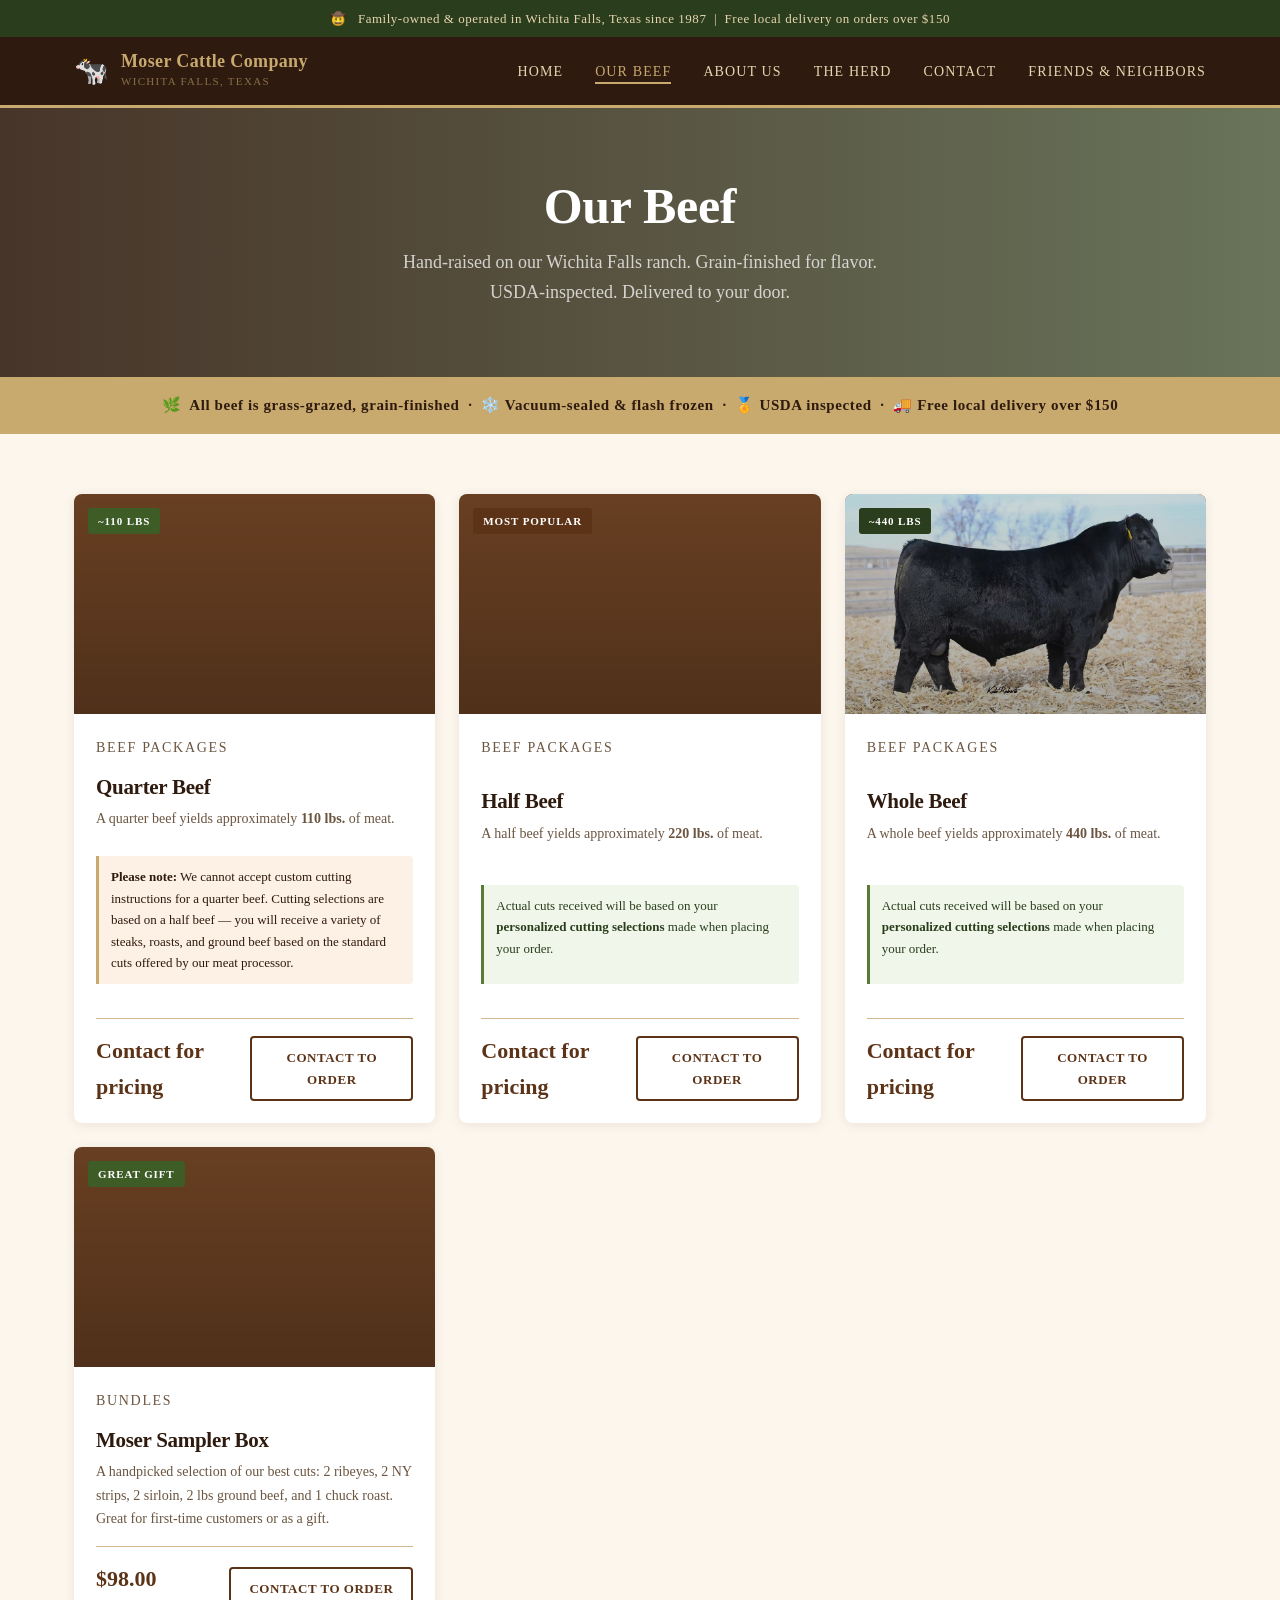
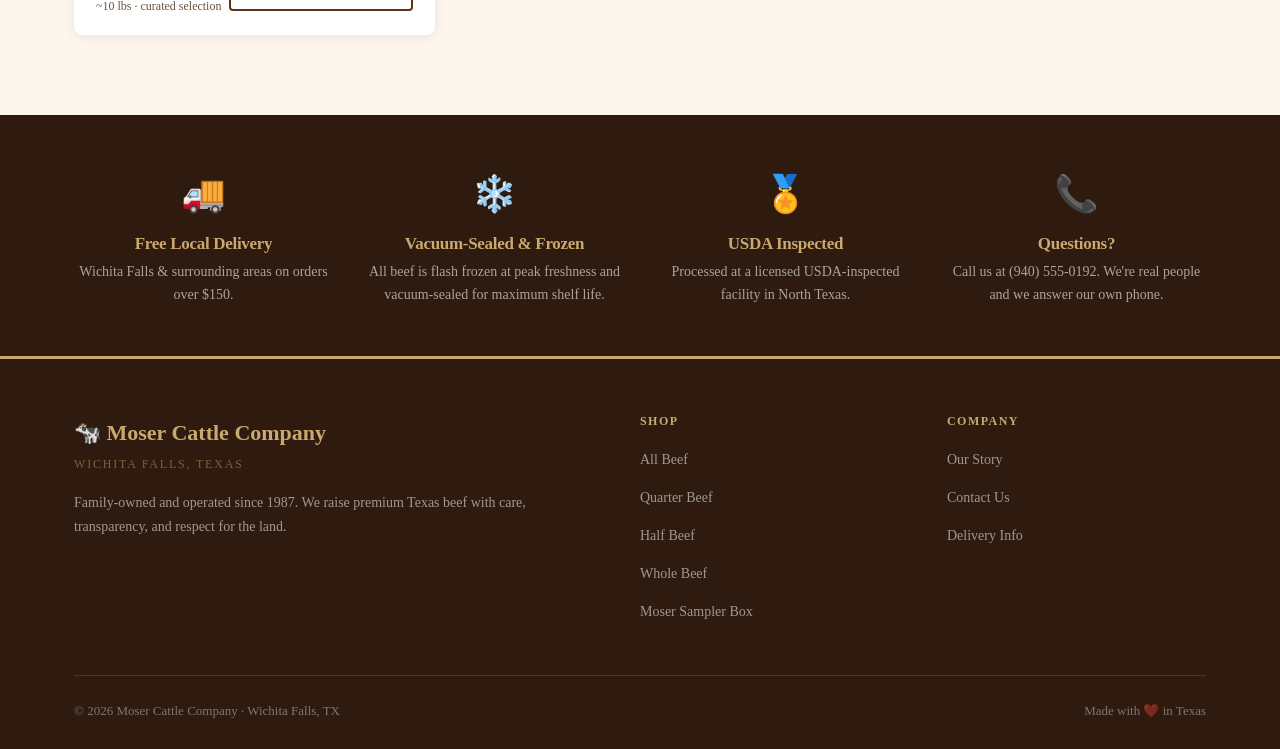
<file: products.html>
<!DOCTYPE html>
<html lang="en">
<head>
  <meta charset="UTF-8" />
  <meta name="viewport" content="width=device-width, initial-scale=1.0" />
  <meta name="description" content="Shop ranch-direct, grain-finished Texas beef. Quarter, half, and whole beef packages from Moser Cattle Company in Wichita Falls, TX." />
  <title>Our Beef — Moser Cattle Company</title>
  <link rel="dns-prefetch" href="https://images.unsplash.com" />
  <link rel="preconnect" href="https://images.unsplash.com" crossorigin />
  <link rel="stylesheet" href="style.css" />
</head>
<body>

<a class="skip-link" href="#main-content">Skip to main content</a>

<!-- TOP BAR -->
<div class="topbar" aria-hidden="true">
  🤠 &nbsp; Family-owned &amp; operated in Wichita Falls, Texas since 1987 &nbsp;|&nbsp; Free local delivery on orders over $150
</div>

<!-- NAV -->
<nav aria-label="Main navigation">
  <div class="container nav-inner">
    <a class="nav-brand" href="index.html" aria-label="Moser Cattle Company — Home">
      <span class="nav-brand-icon" aria-hidden="true">🐄</span>
      <span class="nav-brand-text">
        <span class="nav-brand-name">Moser Cattle Company</span>
        <span class="nav-brand-sub">Wichita Falls, Texas</span>
      </span>
    </a>
    <ul class="nav-links" id="nav-links-list">
      <li><a href="index.html">Home</a></li>
      <li><a href="products.html" class="active" aria-current="page">Our Beef</a></li>
      <li><a href="index.html#about">About Us</a></li>
      <li><a href="index.html#the-herd">The Herd</a></li>
      <li><a href="index.html#contact">Contact</a></li>
      <li><a href="friends.html">Friends &amp; Neighbors</a></li>
    </ul>
    <button class="nav-mobile-toggle" aria-expanded="false" aria-controls="nav-links-list" aria-label="Open navigation menu">☰</button>
  </div>
</nav>

<main id="main-content">
<!-- PAGE HERO -->
<div class="page-hero">
  <h1>Our Beef</h1>
  <p>Hand-raised on our Wichita Falls ranch. Grain-finished for flavor. USDA-inspected. Delivered to your door.</p>
</div>

<div class="quality-bar">
  <p>🌿 &nbsp;All beef is grass-grazed, grain-finished &nbsp;·&nbsp; ❄️ Vacuum-sealed &amp; flash frozen &nbsp;·&nbsp; 🏅 USDA inspected &nbsp;·&nbsp; 🚚 Free local delivery over $150</p>
</div>

<!-- PRODUCTS -->
<section class="products-section">
  <div class="container">

    <!-- PRODUCT GRID -->
    <div class="product-grid" id="productGrid" style="grid-template-columns:repeat(auto-fill,minmax(340px,1fr));">

      <!-- QUARTER BEEF -->
      <div class="product-card">
        <div class="product-img lazy-bg" data-bg="https://images.unsplash.com/photo-1500595046743-cd271d694d30?w=600&q=80" role="img" aria-label="Quarter beef package" style="background:linear-gradient(rgba(0,0,0,.15),rgba(0,0,0,.35)) var(--brown-mid);background-size:cover;background-position:center;">
          <span class="product-badge">~110 lbs</span>
        </div>
        <div class="product-body">
          <p class="product-cut">Beef Packages</p>
          <h3>Quarter Beef</h3>
          <p>A quarter beef yields approximately <strong>110 lbs.</strong> of meat.</p>
          <p style="margin-top:10px;font-size:13px;background:#fdf0e4;border-left:3px solid var(--tan);padding:10px 12px;border-radius:0 4px 4px 0;color:var(--brown-dark);">
            <strong>Please note:</strong> We cannot accept custom cutting instructions for a quarter beef. Cutting selections are based on a half beef — you will receive a variety of steaks, roasts, and ground beef based on the standard cuts offered by our meat processor.
          </p>
          <div class="product-meta" style="margin-top:18px;">
            <div>
              <span class="product-price">Contact for pricing</span>
            </div>
            <a href="index.html#contact" class="btn btn-outline btn-sm" style="text-align:center;">Contact to Order</a>
          </div>
        </div>
      </div>

      <!-- HALF BEEF -->
      <div class="product-card">
        <div class="product-img lazy-bg" data-bg="https://images.unsplash.com/photo-1558030006-450675393462?w=600&q=80" role="img" aria-label="Half beef package" style="background:linear-gradient(rgba(0,0,0,.15),rgba(0,0,0,.35)) var(--brown-mid);background-size:cover;background-position:center;">
          <span class="product-badge featured">Most Popular</span>
        </div>
        <div class="product-body">
          <p class="product-cut">Beef Packages</p>
          <h3>Half Beef</h3>
          <p>A half beef yields approximately <strong>220 lbs.</strong> of meat.</p>
          <p style="margin-top:10px;font-size:13px;background:#f0f7ea;border-left:3px solid var(--green-light);padding:10px 12px;border-radius:0 4px 4px 0;color:var(--green-dark);">
            Actual cuts received will be based on your <strong>personalized cutting selections</strong> made when placing your order.
          </p>
          <div class="product-meta" style="margin-top:18px;">
            <div>
              <span class="product-price">Contact for pricing</span>
            </div>
            <a href="index.html#contact" class="btn btn-outline btn-sm" style="text-align:center;">Contact to Order</a>
          </div>
        </div>
      </div>

      <!-- WHOLE BEEF -->
      <div class="product-card">
        <div class="product-img lazy-bg" data-bg="Images/bull2.avif" role="img" aria-label="Whole beef package" style="background:linear-gradient(rgba(0,0,0,.15),rgba(0,0,0,.35)) var(--brown-mid);background-size:cover;background-position:center;">
          <span class="product-badge bulk">~440 lbs</span>
        </div>
        <div class="product-body">
          <p class="product-cut">Beef Packages</p>
          <h3>Whole Beef</h3>
          <p>A whole beef yields approximately <strong>440 lbs.</strong> of meat.</p>
          <p style="margin-top:10px;font-size:13px;background:#f0f7ea;border-left:3px solid var(--green-light);padding:10px 12px;border-radius:0 4px 4px 0;color:var(--green-dark);">
            Actual cuts received will be based on your <strong>personalized cutting selections</strong> made when placing your order.
          </p>
          <div class="product-meta" style="margin-top:18px;">
            <div>
              <span class="product-price">Contact for pricing</span>
            </div>
            <a href="index.html#contact" class="btn btn-outline btn-sm" style="text-align:center;">Contact to Order</a>
          </div>
        </div>
      </div>

      <!-- SAMPLER BOX -->
      <div class="product-card" data-category="bundles">
        <div class="product-img lazy-bg" data-bg="https://images.unsplash.com/photo-1607623814075-e51df1bdc82f?w=600&q=80" role="img" aria-label="Moser Sampler Box — curated beef selection" style="background:linear-gradient(rgba(0,0,0,.15),rgba(0,0,0,.35)) var(--brown-mid);background-size:cover;background-position:center;">
          <span class="product-badge">Great Gift</span>
        </div>
        <div class="product-body">
          <p class="product-cut">Bundles</p>
          <h3>Moser Sampler Box</h3>
          <p>A handpicked selection of our best cuts: 2 ribeyes, 2 NY strips, 2 sirloin, 2 lbs ground beef, and 1 chuck roast. Great for first-time customers or as a gift.</p>
          <div class="product-meta">
            <div>
              <span class="product-price">$98.00</span>
              <span class="product-unit">~10 lbs · curated selection</span>
            </div>
            <a href="index.html#contact" class="btn btn-outline btn-sm" style="text-align:center;">Contact to Order</a>
          </div>
        </div>
      </div>

    </div><!-- end product-grid -->

  </div>
</section>

<!-- DELIVERY INFO -->
<section style="background:var(--brown-dark);color:var(--white);padding:50px 0;">
  <div class="container" style="display:grid;grid-template-columns:repeat(auto-fill,minmax(220px,1fr));gap:32px;text-align:center;">
    <div>
      <div style="font-size:36px;margin-bottom:10px;">🚚</div>
      <h4 style="color:var(--tan);margin-bottom:6px;font-size:17px;">Free Local Delivery</h4>
      <p style="font-size:14px;color:rgba(255,255,255,.6);">Wichita Falls &amp; surrounding areas on orders over $150.</p>
    </div>
    <div>
      <div style="font-size:36px;margin-bottom:10px;">❄️</div>
      <h4 style="color:var(--tan);margin-bottom:6px;font-size:17px;">Vacuum-Sealed &amp; Frozen</h4>
      <p style="font-size:14px;color:rgba(255,255,255,.6);">All beef is flash frozen at peak freshness and vacuum-sealed for maximum shelf life.</p>
    </div>
    <div>
      <div style="font-size:36px;margin-bottom:10px;">🏅</div>
      <h4 style="color:var(--tan);margin-bottom:6px;font-size:17px;">USDA Inspected</h4>
      <p style="font-size:14px;color:rgba(255,255,255,.6);">Processed at a licensed USDA-inspected facility in North Texas.</p>
    </div>
    <div>
      <div style="font-size:36px;margin-bottom:10px;">📞</div>
      <h4 style="color:var(--tan);margin-bottom:6px;font-size:17px;">Questions?</h4>
      <p style="font-size:14px;color:rgba(255,255,255,.6);">Call us at (940) 555-0192. We're real people and we answer our own phone.</p>
    </div>
  </div>
</section>

</main>

<!-- FOOTER -->
<footer>
  <div class="container">
    <div class="footer-grid">
      <div>
        <div class="footer-brand-name">🐄 Moser Cattle Company</div>
        <div class="footer-brand-sub">Wichita Falls, Texas</div>
        <p class="footer-brand-desc">Family-owned and operated since 1987. We raise premium Texas beef with care, transparency, and respect for the land.</p>
      </div>
      <div class="footer-col">
        <h5>Shop</h5>
        <ul>
          <li><a href="products.html">All Beef</a></li>
          <li><a href="products.html">Quarter Beef</a></li>
          <li><a href="products.html">Half Beef</a></li>
          <li><a href="products.html">Whole Beef</a></li>
          <li><a href="products.html">Moser Sampler Box</a></li>
        </ul>
      </div>
      <div class="footer-col">
        <h5>Company</h5>
        <ul>
          <li><a href="index.html#about">Our Story</a></li>
          <li><a href="index.html#contact">Contact Us</a></li>
          <li><a href="index.html#contact">Delivery Info</a></li>
        </ul>
      </div>
    </div>
    <div class="footer-bottom">
      <span>© 2026 Moser Cattle Company · Wichita Falls, TX</span>
      <span>Made with ❤️ in Texas</span>
    </div>
  </div>
</footer>

<script>
  // ── MOBILE NAV TOGGLE ──
  const toggle = document.querySelector('.nav-mobile-toggle');
  const navList = document.getElementById('nav-links-list');
  toggle.addEventListener('click', () => {
    const open = navList.classList.toggle('open');
    toggle.setAttribute('aria-expanded', open);
    toggle.setAttribute('aria-label', open ? 'Close navigation menu' : 'Open navigation menu');
    toggle.textContent = open ? '✕' : '☰';
  });
  document.addEventListener('click', e => {
    if (!e.target.closest('nav')) {
      navList.classList.remove('open');
      toggle.setAttribute('aria-expanded', 'false');
      toggle.setAttribute('aria-label', 'Open navigation menu');
      toggle.textContent = '☰';
    }
  });

  // ── LAZY BACKGROUND IMAGES ──
  const lazyBgs = document.querySelectorAll('.lazy-bg[data-bg]');
  if ('IntersectionObserver' in window) {
    const obs = new IntersectionObserver((entries, observer) => {
      entries.forEach(entry => {
        if (!entry.isIntersecting) return;
        const el = entry.target;
        const url = el.dataset.bg;
        const img = new Image();
        img.onload = () => {
          el.style.backgroundImage = `linear-gradient(rgba(0,0,0,.15),rgba(0,0,0,.35)),url('${url}')`;
          el.classList.add('loaded');
        };
        img.src = url;
        observer.unobserve(el);
      });
    }, { rootMargin: '200px' });
    lazyBgs.forEach(el => obs.observe(el));
  } else {
    lazyBgs.forEach(el => {
      el.style.backgroundImage = `linear-gradient(rgba(0,0,0,.15),rgba(0,0,0,.35)),url('${el.dataset.bg}')`;
    });
  }
</script>
</body>
</html>
</file>
<file: style.css>
/* ── RESET & ROOT ── */
*, *::before, *::after { box-sizing: border-box; margin: 0; padding: 0; }

:root {
  --brown-dark:  #2e1a0e;
  --brown:       #5c3317;
  --brown-mid:   #7a4a28;
  --tan:         #c8a96e;
  --tan-light:   #e8d5b0;
  --cream:       #fdf6ec;
  --green-dark:  #2a3d1c;
  --green:       #3d5c26;
  --green-light: #5a7a38;
  --text:        #1a1008;
  --muted:       #6b5540;
  --border:      #d4b896;
  --white:       #ffffff;
  --red:         #b22222;
}

html { scroll-behavior: smooth; }

body {
  font-family: Georgia, "Times New Roman", serif;
  background: var(--cream);
  color: var(--text);
  font-size: 17px;
  line-height: 1.65;
}

/* ── TYPOGRAPHY ── */
h1, h2, h3, h4, h5 {
  font-family: "Palatino Linotype", Palatino, Georgia, serif;
  font-weight: 700;
  line-height: 1.15;
  letter-spacing: -0.3px;
}

p { color: var(--muted); }

/* ── UTILITY ── */
.container {
  max-width: 1180px;
  margin: 0 auto;
  padding: 0 24px;
}

.sr-only {
  position: absolute;
  width: 1px; height: 1px;
  overflow: hidden;
  clip: rect(0,0,0,0);
  white-space: nowrap;
}

/* ── SKIP LINK ── */
.skip-link {
  position: absolute;
  top: -100%;
  left: 0;
  background: var(--brown-dark);
  color: var(--tan);
  padding: 10px 16px;
  z-index: 9999;
  font-family: Georgia, serif;
  font-size: 14px;
  text-decoration: none;
  border-radius: 0 0 4px 0;
  border: 2px solid var(--tan);
}
.skip-link:focus { top: 0; }

/* ── FOCUS RING ── */
:focus-visible {
  outline: 3px solid var(--tan);
  outline-offset: 2px;
  border-radius: 2px;
}

/* ── BUTTONS ── */
.btn {
  display: inline-flex;
  align-items: center;
  justify-content: center;
  font-family: Georgia, serif;
  font-size: 15px;
  font-weight: 700;
  letter-spacing: .04em;
  text-transform: uppercase;
  text-decoration: none;
  border: none;
  border-radius: 4px;
  padding: 13px 28px;
  min-height: 44px;
  cursor: pointer;
  transition: background .2s, color .2s, transform .1s;
}
.btn:active { transform: scale(.98); }

.btn-primary {
  background: var(--brown);
  color: var(--white);
}
.btn-primary:hover { background: var(--brown-dark); }

.btn-outline {
  background: transparent;
  color: var(--brown);
  border: 2px solid var(--brown);
}
.btn-outline:hover { background: var(--brown); color: var(--white); }

.btn-green {
  background: var(--green);
  color: var(--white);
}
.btn-green:hover { background: var(--green-dark); }

.btn-sm {
  font-size: 13px;
  padding: 9px 18px;
}

/* ── NAV ── */
nav {
  background: var(--brown-dark);
  position: sticky;
  top: 0;
  z-index: 200;
  border-bottom: 3px solid var(--tan);
}

.nav-inner {
  display: flex;
  align-items: center;
  justify-content: space-between;
  height: 68px;
}

.nav-brand {
  display: flex;
  align-items: center;
  gap: 12px;
  text-decoration: none;
}

.nav-brand-icon {
  font-size: 28px;
  line-height: 1;
}

.nav-brand-text {
  display: flex;
  flex-direction: column;
}

.nav-brand-name {
  font-family: "Palatino Linotype", Palatino, Georgia, serif;
  font-size: 18px;
  font-weight: 700;
  color: var(--tan);
  line-height: 1.1;
  letter-spacing: .02em;
}

.nav-brand-sub {
  font-size: 11px;
  letter-spacing: .12em;
  text-transform: uppercase;
  color: rgba(200,169,110,0.6);
  font-family: Georgia, serif;
}

.nav-links {
  display: flex;
  align-items: center;
  gap: 32px;
  list-style: none;
}

.nav-links a {
  text-decoration: none;
  color: var(--tan-light);
  font-size: 14px;
  letter-spacing: .08em;
  text-transform: uppercase;
  font-family: Georgia, serif;
  transition: color .2s;
  padding-bottom: 3px;
  border-bottom: 2px solid transparent;
}
.nav-links a:hover,
.nav-links a.active { color: var(--tan); border-bottom-color: var(--tan); }

.nav-cart-btn {
  display: flex;
  align-items: center;
  gap: 8px;
  background: var(--brown-mid);
  border: none;
  border-radius: 4px;
  color: var(--tan-light);
  font-family: Georgia, serif;
  font-size: 14px;
  letter-spacing: .05em;
  text-transform: uppercase;
  padding: 8px 16px;
  cursor: pointer;
  transition: background .2s;
  text-decoration: none;
}
.nav-cart-btn:hover { background: var(--brown); color: var(--tan); }

/* ── MOBILE NAV TOGGLE ── */
.nav-mobile-toggle {
  display: none;
  background: none;
  border: 2px solid transparent;
  border-radius: 4px;
  cursor: pointer;
  padding: 6px 10px;
  color: var(--tan-light);
  font-size: 22px;
  line-height: 1;
  min-width: 44px;
  min-height: 44px;
  align-items: center;
  justify-content: center;
  transition: color .2s;
}
.nav-mobile-toggle:hover { color: var(--tan); }

.cart-badge {
  background: var(--tan);
  color: var(--brown-dark);
  border-radius: 50%;
  width: 20px;
  height: 20px;
  display: inline-flex;
  align-items: center;
  justify-content: center;
  font-size: 11px;
  font-weight: 700;
  font-family: Arial, sans-serif;
}

/* ── TOP BAR ── */
.topbar {
  background: var(--green-dark);
  text-align: center;
  padding: 8px 20px;
  font-size: 13px;
  color: var(--tan-light);
  letter-spacing: .04em;
  font-family: Georgia, serif;
}

/* ── HERO ── */
.hero {
  position: relative;
  min-height: 620px;
  display: flex;
  align-items: center;
  background:
    linear-gradient(to bottom right, rgba(30,14,4,.72), rgba(42,61,28,.60)),
    url('Images/home.avif') right center/cover no-repeat;
  color: var(--white);
  overflow: hidden;
}

.hero-content {
  max-width: 640px;
  padding: 80px 24px;
}

.hero-eyebrow {
  display: inline-block;
  font-size: 12px;
  letter-spacing: .2em;
  text-transform: uppercase;
  color: var(--tan);
  background: rgba(0,0,0,.3);
  padding: 5px 14px;
  border-left: 3px solid var(--tan);
  margin-bottom: 20px;
  font-family: Georgia, serif;
}

.hero h1 {
  font-size: clamp(36px, 5vw, 64px);
  color: var(--white);
  margin-bottom: 20px;
  text-shadow: 0 2px 8px rgba(0,0,0,.4);
}

.hero h1 span { color: var(--tan); }

.hero p {
  font-size: 19px;
  color: rgba(255,255,255,.85);
  margin-bottom: 36px;
  max-width: 480px;
}

.hero-cta { display: flex; gap: 14px; flex-wrap: wrap; }

.hero-scroll {
  position: absolute;
  bottom: 28px;
  left: 50%;
  transform: translateX(-50%);
  color: rgba(255,255,255,.5);
  font-size: 12px;
  letter-spacing: .1em;
  text-transform: uppercase;
  text-align: center;
  font-family: Georgia, serif;
  animation: bounce 2s infinite;
}
@keyframes bounce {
  0%,100% { transform: translateX(-50%) translateY(0); }
  50%      { transform: translateX(-50%) translateY(6px); }
}

/* ── SECTION COMMON ── */
section { padding: 80px 0; }

.section-label {
  font-size: 12px;
  letter-spacing: .2em;
  text-transform: uppercase;
  color: var(--tan);
  font-family: Georgia, serif;
  margin-bottom: 10px;
  display: block;
}

.section-title {
  font-size: clamp(26px, 3.5vw, 40px);
  color: var(--brown-dark);
  margin-bottom: 14px;
}

.section-desc {
  font-size: 17px;
  color: var(--muted);
  max-width: 560px;
}

.divider {
  width: 60px;
  height: 3px;
  background: var(--tan);
  border-radius: 2px;
  margin: 18px 0 30px;
}

/* ── ABOUT ── */
.about-grid {
  display: grid;
  grid-template-columns: 1fr 1fr;
  gap: 60px;
  align-items: center;
}

.about-img {
  border-radius: 8px;
  overflow: hidden;
  box-shadow: 0 16px 48px rgba(0,0,0,.18);
  aspect-ratio: 4/3;
  background: linear-gradient(to bottom, rgba(30,14,4,.2), rgba(30,14,4,.4)), var(--brown-dark);
  background-size: cover;
  background-position: center;
}

/* ── LAZY BACKGROUND IMAGES ── */
.lazy-bg { background-color: var(--brown-dark); }
.lazy-bg.loaded { animation: bgFadeIn .4s ease; }
@keyframes bgFadeIn { from { opacity: .6; } to { opacity: 1; } }

.about-stats {
  display: flex;
  gap: 32px;
  margin-top: 36px;
  padding-top: 32px;
  border-top: 1px solid var(--border);
}

.stat-num {
  font-size: 36px;
  font-weight: 700;
  color: var(--brown);
  font-family: "Palatino Linotype", Palatino, Georgia, serif;
  line-height: 1;
  margin-bottom: 4px;
}

.stat-label {
  font-size: 13px;
  color: var(--muted);
  letter-spacing: .04em;
  font-family: Georgia, serif;
}

/* ── VALUES ── */
.values-section { background: var(--brown-dark); color: var(--white); }

.values-grid {
  display: grid;
  grid-template-columns: repeat(3, 1fr);
  gap: 36px;
  margin-top: 48px;
}

.value-card {
  text-align: center;
  padding: 36px 24px;
  border: 1px solid rgba(200,169,110,.2);
  border-radius: 8px;
  background: rgba(255,255,255,.04);
  transition: background .2s;
}
.value-card:hover { background: rgba(255,255,255,.07); }

.value-icon {
  font-size: 44px;
  margin-bottom: 16px;
  display: block;
}

.value-card h3 {
  font-size: 20px;
  color: var(--tan);
  margin-bottom: 10px;
}

.value-card p {
  font-size: 15px;
  color: rgba(255,255,255,.65);
}

/* ── PRODUCTS PAGE ── */
.page-hero {
  background:
    linear-gradient(to right, rgba(46,26,14,.88), rgba(42,61,28,.7)),
    url('https://images.unsplash.com/photo-1558618666-fcd25c85cd64?w=1200&q=80') center/cover no-repeat;
  padding: 70px 24px;
  color: var(--white);
  text-align: center;
}

.page-hero h1 { color: var(--white); font-size: clamp(30px,4vw,50px); margin-bottom: 12px; }
.page-hero p  { color: rgba(255,255,255,.75); max-width: 520px; margin: 0 auto; font-size: 18px; }

.quality-bar {
  background: var(--tan);
  padding: 16px 24px;
  text-align: center;
}
.quality-bar p {
  color: var(--brown-dark);
  font-size: 15px;
  font-weight: 700;
  letter-spacing: .04em;
  font-family: Georgia, serif;
}

.products-section { padding: 60px 0 80px; }

.products-filter {
  display: flex;
  gap: 10px;
  flex-wrap: wrap;
  margin-bottom: 40px;
}

.filter-btn {
  background: var(--white);
  border: 1.5px solid var(--border);
  color: var(--muted);
  font-family: Georgia, serif;
  font-size: 13px;
  letter-spacing: .06em;
  text-transform: uppercase;
  padding: 8px 20px;
  min-height: 44px;
  border-radius: 4px;
  cursor: pointer;
  transition: all .2s;
}
.filter-btn:hover,
.filter-btn.active {
  background: var(--brown);
  border-color: var(--brown);
  color: var(--white);
}

.product-grid {
  display: grid;
  grid-template-columns: repeat(auto-fill, minmax(300px, 1fr));
  gap: 24px;
}

.product-card {
  background: var(--white);
  border-radius: 8px;
  overflow: hidden;
  box-shadow: 0 2px 12px rgba(0,0,0,.08);
  transition: transform .2s, box-shadow .2s;
  display: flex;
  flex-direction: column;
}
.product-card:hover {
  transform: translateY(-5px);
  box-shadow: 0 12px 32px rgba(0,0,0,.13);
}

.product-img {
  height: 220px;
  background-size: cover;
  background-position: center;
  position: relative;
}

.product-badge {
  position: absolute;
  top: 14px;
  left: 14px;
  background: var(--green);
  color: var(--white);
  font-size: 11px;
  font-weight: 700;
  letter-spacing: .08em;
  text-transform: uppercase;
  padding: 4px 10px;
  border-radius: 3px;
  font-family: Georgia, serif;
}

.product-badge.featured { background: var(--brown); }
.product-badge.bulk     { background: var(--green-dark); }

.product-body { padding: 22px 22px 18px; flex-grow: 1; display: flex; flex-direction: column; }

.product-cut {
  font-size: 11px;
  letter-spacing: .12em;
  text-transform: uppercase;
  color: var(--tan);
  font-family: Georgia, serif;
  margin-bottom: 6px;
}

.product-card h3 {
  font-size: 21px;
  color: var(--brown-dark);
  margin-bottom: 8px;
}

.product-card p {
  font-size: 14px;
  color: var(--muted);
  margin-bottom: 16px;
  flex-grow: 1;
}

.product-meta {
  display: flex;
  justify-content: space-between;
  align-items: center;
  padding-top: 14px;
  border-top: 1px solid var(--border);
  margin-top: auto;
}

.product-price {
  font-size: 22px;
  font-weight: 700;
  color: var(--brown);
  font-family: "Palatino Linotype", Palatino, Georgia, serif;
}

.product-unit {
  font-size: 12px;
  color: var(--muted);
  display: block;
  font-family: Georgia, serif;
}

.add-to-cart {
  background: var(--brown);
  color: var(--white);
  border: none;
  border-radius: 4px;
  padding: 10px 18px;
  min-height: 44px;
  font-family: Georgia, serif;
  font-size: 13px;
  font-weight: 700;
  letter-spacing: .05em;
  text-transform: uppercase;
  cursor: pointer;
  transition: background .2s, transform .1s;
  display: flex;
  align-items: center;
  gap: 6px;
}
.add-to-cart:hover   { background: var(--brown-dark); }
.add-to-cart:active  { transform: scale(.96); }
.add-to-cart.added   { background: var(--green); }

/* ── CART TOAST ── */
.cart-toast {
  position: fixed;
  bottom: 28px;
  right: 28px;
  background: var(--green-dark);
  color: var(--white);
  padding: 14px 22px;
  border-radius: 6px;
  font-size: 15px;
  font-family: Georgia, serif;
  box-shadow: 0 8px 24px rgba(0,0,0,.25);
  z-index: 999;
  opacity: 0;
  transform: translateY(12px);
  transition: opacity .3s, transform .3s;
  pointer-events: none;
}
.cart-toast.show { opacity: 1; transform: translateY(0); }

/* ── CHECKOUT ── */
.checkout-layout {
  display: grid;
  grid-template-columns: 1fr 380px;
  gap: 40px;
  padding: 60px 0 80px;
  align-items: start;
}

.checkout-form-section h2,
.order-summary h2 {
  font-size: 24px;
  color: var(--brown-dark);
  margin-bottom: 24px;
  padding-bottom: 14px;
  border-bottom: 2px solid var(--border);
}

.form-group {
  margin-bottom: 20px;
}

.form-row {
  display: grid;
  grid-template-columns: 1fr 1fr;
  gap: 16px;
}

label {
  display: block;
  font-size: 13px;
  font-weight: 700;
  letter-spacing: .06em;
  text-transform: uppercase;
  color: var(--brown-dark);
  font-family: Georgia, serif;
  margin-bottom: 6px;
}

input, select, textarea {
  width: 100%;
  padding: 12px 14px;
  border: 1.5px solid var(--border);
  border-radius: 4px;
  font-family: Georgia, serif;
  font-size: 15px;
  color: var(--text);
  background: var(--white);
  transition: border-color .2s;
  outline: none;
}
input:focus, select:focus, textarea:focus {
  border-color: var(--brown-mid);
}

textarea { resize: vertical; min-height: 90px; }

.form-section-title {
  font-size: 18px;
  color: var(--brown-dark);
  margin: 30px 0 16px;
  padding-top: 24px;
  border-top: 1px solid var(--border);
}

/* ORDER SUMMARY */
.order-summary {
  background: var(--white);
  border-radius: 8px;
  padding: 28px;
  box-shadow: 0 2px 16px rgba(0,0,0,.08);
  position: sticky;
  top: 90px;
}

.cart-items-list { margin-bottom: 20px; }

.cart-item {
  display: flex;
  justify-content: space-between;
  align-items: flex-start;
  padding: 12px 0;
  border-bottom: 1px solid var(--border);
  gap: 12px;
}

.cart-item:last-child { border-bottom: none; }

.cart-item-info { flex: 1; }

.cart-item-name {
  font-size: 15px;
  font-weight: 700;
  color: var(--brown-dark);
  font-family: Georgia, serif;
  margin-bottom: 3px;
}

.cart-item-qty {
  font-size: 13px;
  color: var(--muted);
  font-family: Georgia, serif;
}

.cart-item-price {
  font-size: 15px;
  font-weight: 700;
  color: var(--brown);
  font-family: "Palatino Linotype", Palatino, Georgia, serif;
  white-space: nowrap;
}

.remove-item {
  background: none;
  border: none;
  color: var(--muted);
  cursor: pointer;
  font-size: 17px;
  padding: 0 2px;
  transition: color .2s;
  line-height: 1;
}
.remove-item:hover { color: var(--red); }

.totals-row {
  display: flex;
  justify-content: space-between;
  font-size: 15px;
  font-family: Georgia, serif;
  padding: 6px 0;
  color: var(--muted);
}

.totals-row.total {
  font-size: 19px;
  font-weight: 700;
  color: var(--brown-dark);
  border-top: 2px solid var(--border);
  margin-top: 8px;
  padding-top: 14px;
}

.empty-cart {
  text-align: center;
  padding: 30px 10px;
  color: var(--muted);
  font-size: 15px;
  font-family: Georgia, serif;
}

.empty-cart a { color: var(--brown); }

/* ── SUCCESS ── */
.success-box {
  background: var(--white);
  border-radius: 8px;
  padding: 60px 40px;
  text-align: center;
  box-shadow: 0 4px 20px rgba(0,0,0,.1);
  max-width: 560px;
  margin: 60px auto;
}

.success-icon { font-size: 60px; margin-bottom: 20px; }
.success-box h2 { font-size: 30px; color: var(--green-dark); margin-bottom: 12px; }
.success-box p  { font-size: 16px; margin-bottom: 6px; }

/* ── CONTACT ── */
.contact-grid {
  display: grid;
  grid-template-columns: 1fr 1fr;
  gap: 60px;
  align-items: start;
}

.contact-info p { margin-bottom: 20px; }

.contact-detail {
  display: flex;
  align-items: flex-start;
  gap: 14px;
  margin-bottom: 18px;
}

.contact-detail-icon { font-size: 22px; flex-shrink: 0; margin-top: 2px; }
.contact-detail-text { font-size: 15px; color: var(--muted); font-family: Georgia, serif; }
.contact-detail-text strong { color: var(--brown-dark); display: block; margin-bottom: 2px; }

/* ── FOOTER ── */
footer {
  background: var(--brown-dark);
  color: var(--tan-light);
  padding: 56px 0 28px;
  border-top: 3px solid var(--tan);
}

.footer-grid {
  display: grid;
  grid-template-columns: 2fr 1fr 1fr;
  gap: 48px;
  margin-bottom: 40px;
}

.footer-brand-name {
  font-family: "Palatino Linotype", Palatino, Georgia, serif;
  font-size: 22px;
  color: var(--tan);
  font-weight: 700;
  margin-bottom: 4px;
}

.footer-brand-sub {
  font-size: 12px;
  letter-spacing: .15em;
  text-transform: uppercase;
  color: rgba(200,169,110,.5);
  margin-bottom: 16px;
  font-family: Georgia, serif;
}

.footer-brand-desc {
  font-size: 14px;
  color: rgba(255,255,255,.55);
  line-height: 1.7;
}

.footer-col h5 {
  font-size: 12px;
  font-weight: 700;
  letter-spacing: .12em;
  text-transform: uppercase;
  color: var(--tan);
  margin-bottom: 16px;
  font-family: Georgia, serif;
}

.footer-col ul { list-style: none; }
.footer-col ul li { margin-bottom: 10px; }
.footer-col ul a {
  text-decoration: none;
  color: rgba(255,255,255,.55);
  font-size: 14px;
  font-family: Georgia, serif;
  transition: color .2s;
}
.footer-col ul a:hover { color: var(--tan); }

.footer-bottom {
  border-top: 1px solid rgba(200,169,110,.2);
  padding-top: 24px;
  display: flex;
  justify-content: space-between;
  align-items: center;
  font-size: 13px;
  color: rgba(255,255,255,.4);
  font-family: Georgia, serif;
  flex-wrap: wrap;
  gap: 10px;
}

/* ── RESPONSIVE ── */
@media (max-width: 860px) {
  .about-grid,
  .checkout-layout,
  .contact-grid { grid-template-columns: 1fr; }
  .values-grid  { grid-template-columns: 1fr 1fr; }
  .footer-grid  { grid-template-columns: 1fr 1fr; }
  .checkout-layout { padding: 40px 0 60px; }
  .order-summary { position: static; }
  .herd-grid    { grid-template-columns: 1fr !important; }

  /* Mobile nav */
  .nav-links { display: none; }
  .nav-links.open {
    display: flex;
    flex-direction: column;
    position: absolute;
    top: 100%;
    left: 0; right: 0;
    background: var(--brown-dark);
    padding: 8px 24px 20px;
    border-top: 1px solid rgba(200,169,110,.2);
    box-shadow: 0 8px 24px rgba(0,0,0,.3);
    z-index: 199;
    gap: 0;
  }
  .nav-links.open li a {
    display: flex;
    align-items: center;
    padding: 13px 4px;
    min-height: 44px;
    border-bottom: 1px solid rgba(200,169,110,.1);
    font-size: 15px;
  }
  .nav-links.open li:last-child a { border-bottom: none; }
  .nav-mobile-toggle { display: flex; }
}

@media (max-width: 560px) {
  .values-grid  { grid-template-columns: 1fr; }
  .footer-grid  { grid-template-columns: 1fr; }
  .hero-cta     { flex-direction: column; }
  .form-row     { grid-template-columns: 1fr; }
  .about-stats  { flex-wrap: wrap; gap: 20px; }
}
</file>
